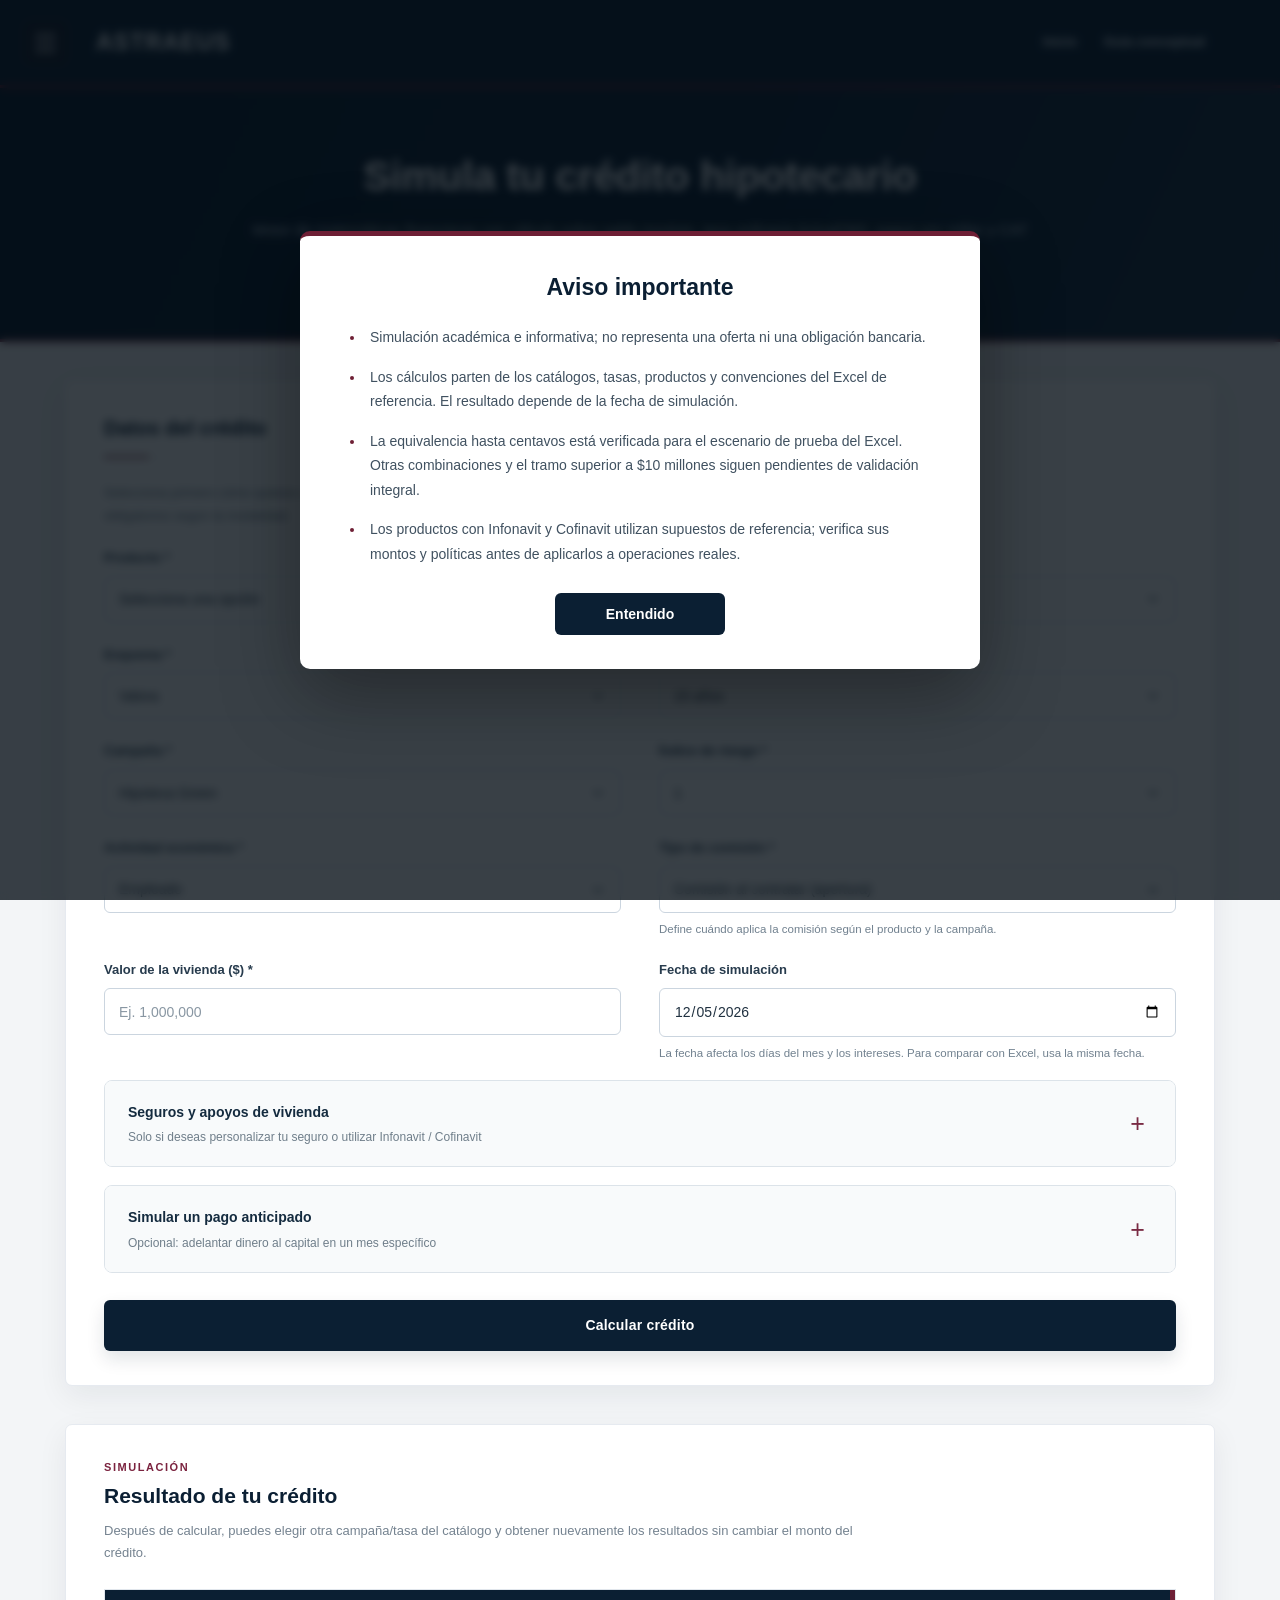
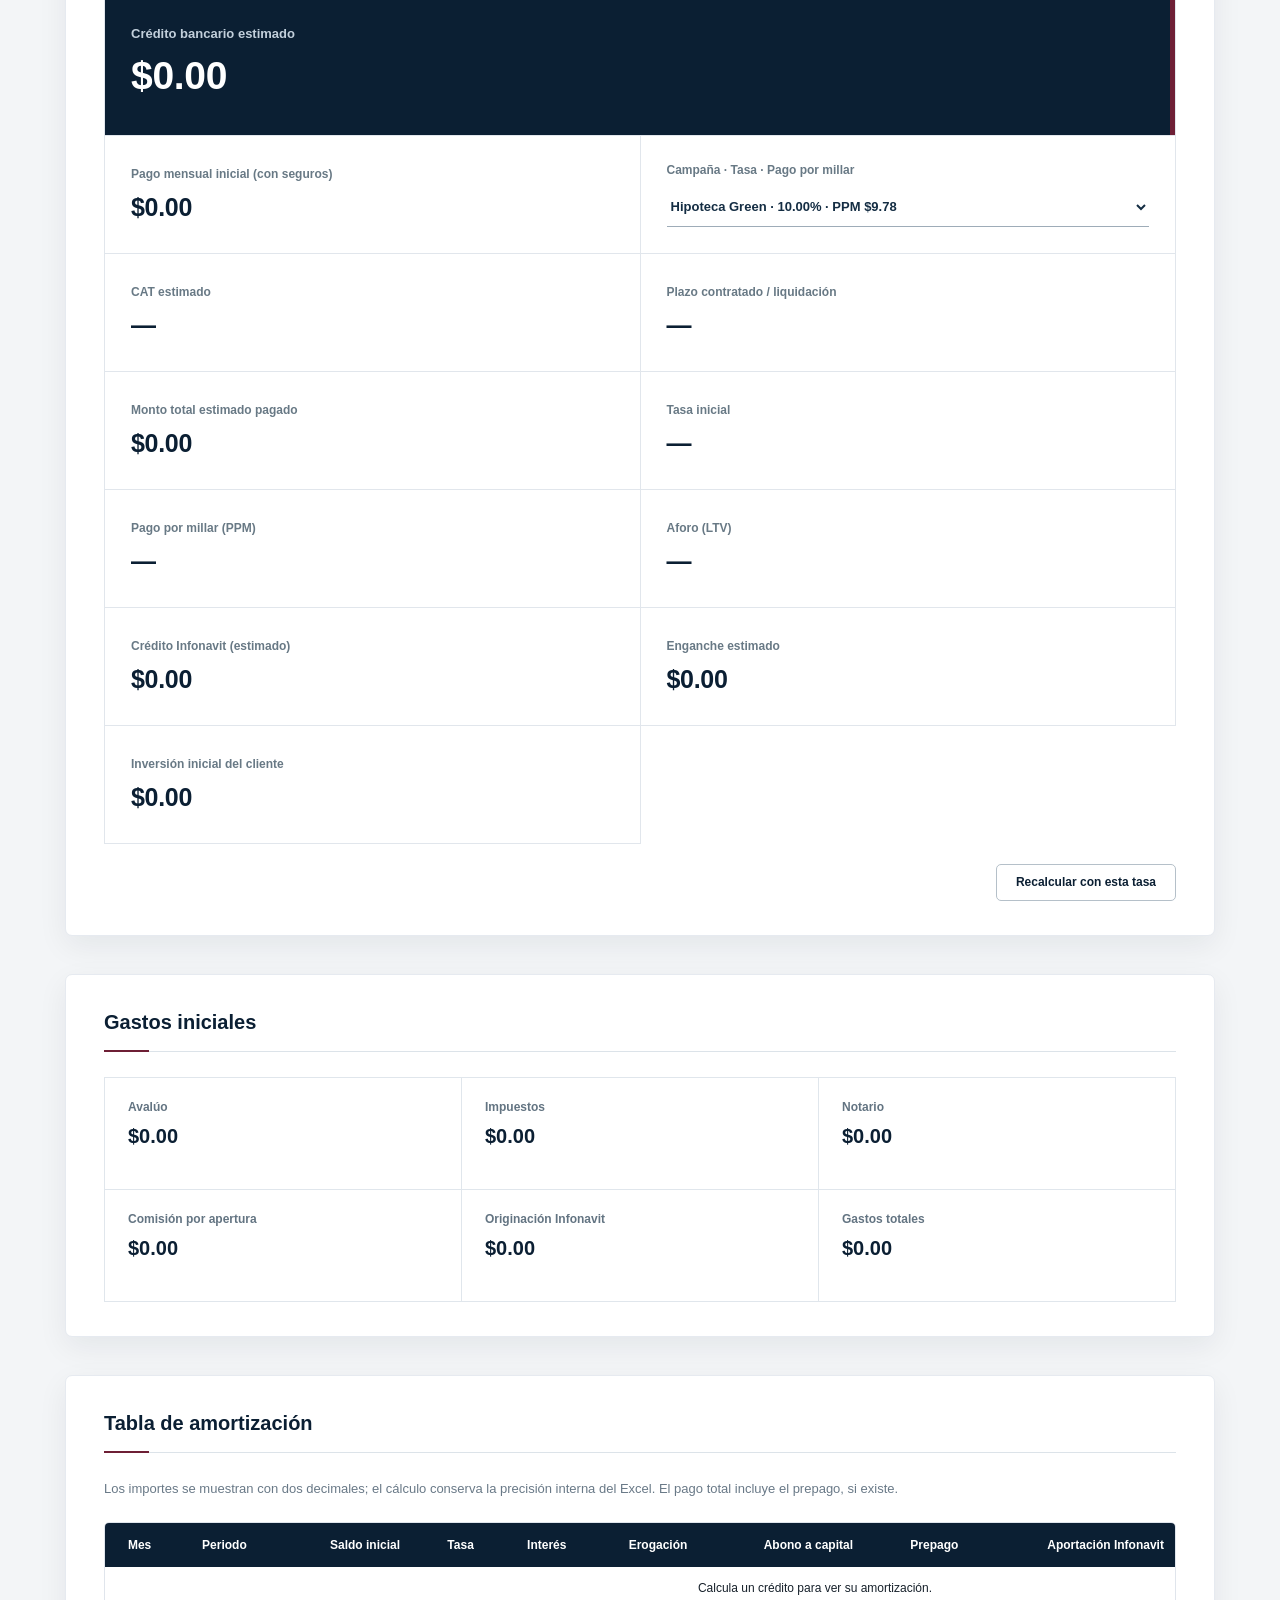
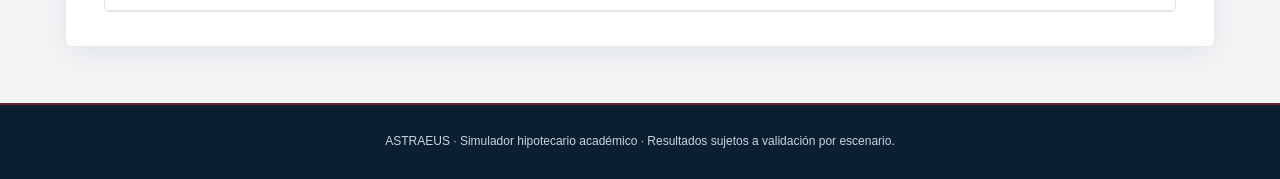
<file: index.html>
<!DOCTYPE html>
<html lang="es">
<head>
  <meta charset="UTF-8">
  <meta name="viewport" content="width=device-width, initial-scale=1.0">
  <title>ASTRAEUS | Simulador Hipotecario</title>
  <!-- Conservar tu archivo CSS original en css/styles.css -->
  <link rel="stylesheet" href="css/styles.css">
  <!-- Solo complementa tus estilos existentes; NO los sustituye -->
  <link rel="stylesheet" href="css/ajustes-simulador.css">
</head>
<body>
  <!-- Menú ASTRAEUS: se conservan sus identificadores y js/menu.js -->
  <button id="menuBoton" class="menu-boton" type="button" aria-label="Abrir menú" aria-expanded="false">
    <span></span><span></span><span></span>
  </button>
  <div id="menuOverlay" class="menu-overlay"></div>
  <aside id="menuLateral" class="menu-lateral">
    <div class="menu-header">
      <div class="menu-logo">ASTRAEUS</div>
      <button id="cerrarMenu" class="cerrar-menu" type="button" aria-label="Cerrar menú">×</button>
    </div>
    <nav class="menu-navegacion">
      <a href="index.html" class="menu-opcion"><span class="menu-icono">⌂</span><span>SIMULADOR HIPOTECARIO</span></a>
      <a href="guia-conceptual.html" class="menu-opcion"><span class="menu-icono">?</span><span>GUÍA CONCEPTUAL</span></a>
      <a href="hogares-jovenes.html" class="menu-opcion"><span class="menu-icono">⌂</span><span>HOGARES JÓVENES</span></a>
    </nav>
    <div class="menu-footer">Simulador Hipotecario<br>ASTRAEUS</div>
  </aside>

  <div id="avisoModal" class="modal-aviso" role="dialog" aria-modal="true" aria-labelledby="avisoTitulo">
    <div class="modal-contenido">
      <h2 id="avisoTitulo">Aviso importante</h2>
      <ul>
        <li>Simulación académica e informativa; no representa una oferta ni una obligación bancaria.</li>
        <li>Los cálculos parten de los catálogos, tasas, productos y convenciones del Excel de referencia. El resultado depende de la fecha de simulación.</li>
        <li>La equivalencia hasta centavos está verificada para el escenario de prueba del Excel. Otras combinaciones y el tramo superior a $10 millones siguen pendientes de validación integral.</li>
        <li>Los productos con Infonavit y Cofinavit utilizan supuestos de referencia; verifica sus montos y políticas antes de aplicarlos a operaciones reales.</li>
      </ul>
      <button id="btnAceptarAviso" type="button">Entendido</button>
    </div>
  </div>

  <header>
    <h1>ASTRAEUS</h1>
    <nav><a href="index.html">Inicio</a><a href="guia-conceptual.html">Guía conceptual</a></nav>
  </header>

  <main>
    <div class="hero">
      <h2>Simula tu crédito hipotecario</h2>
      <p>Motor de matemáticas financieras con cálculo sobre saldo insoluto, tasa ordinaria Actual/360, pagos por millar y CAT mediante TIR.</p>
    </div>

    <section class="formulario">
      <h2>Datos del crédito</h2>
      <p class="nota-campo">Selecciona primero cómo quieres calcular: por valor del inmueble, por ingresos o por el crédito deseado. Los campos marcados con * son obligatorios según la modalidad.</p>
      <div class="form-grid">
        <div class="campo">
          <label for="producto">Producto *</label>
          <select id="producto">
            <option value="">Selecciona una opción</option>
            <option value="1">Adquisición tradicional</option>
            <option value="2">Adquisición con apoyo Infonavit</option>
            <option value="3">Cofinavit</option>
            <option value="4">Pasivo hipotecario</option>
            <option value="5">Pasivo con apoyo Infonavit</option>
            <option value="6">Liquidez vivienda</option>
            <option value="7">CI+CB Cofinavit</option>
          </select>
        </div>
        <div class="campo"><label for="tipoCalculo">¿Qué deseas calcular? *</label>
          <select id="tipoCalculo">
            <option value="valor">Por valor de la vivienda</option>
            <option value="ingresos">Por ingresos mensuales</option>
            <option value="credito">Por monto de crédito deseado</option>
          </select>
        </div>
        <div class="campo"><label for="esquema">Esquema *</label><select id="esquema">
          <option value="valora">Valora</option><option value="pagos">Pagos Oportunos</option>
        </select></div>
        <div class="campo"><label for="plazo">Plazo *</label><select id="plazo">
          <option value="7">7 años</option><option value="10">10 años</option><option value="15" selected>15 años</option><option value="20">20 años</option>
        </select></div>
        <div class="campo"><label for="campania">Campaña *</label><select id="campania">
          <option value="ninguna">Ninguna</option><option value="wm">WM</option><option value="premium">Premium</option>
          <option value="vinculacion">Vinculación</option><option value="green" selected>Hipoteca Green</option>
        </select></div>
        <div class="campo"><label for="riesgo">Índice de riesgo *</label><select id="riesgo">
          <option value="1">1</option><option value="2">2</option><option value="3">3</option><option value="4">4</option><option value="5">5 (R)</option>
        </select></div>
        <div class="campo"><label for="actividad">Actividad económica *</label><select id="actividad">
          <option value="empleado">Empleado</option><option value="independiente">Independiente</option>
        </select></div>
        <div class="campo"><label for="tipoComision">Tipo de comisión *</label><select id="tipoComision">
          <option value="1">Comisión al contratar (apertura)</option><option value="2">Comisión por pagos anticipados (prepago)</option>
        </select><p class="ayuda-campo">Define cuándo aplica la comisión según el producto y la campaña.</p></div>
        <div class="campo" id="campoValor"><label for="valorVivienda">Valor de la vivienda ($) *</label>
          <input id="valorVivienda" type="number" min="0" step="0.01" placeholder="Ej. 1,000,000">
        </div>
        <div class="campo" id="campoIngreso"><label for="ingreso">Ingreso mensual ($) *</label>
          <input id="ingreso" type="number" min="0" step="0.01" placeholder="Ej. 35,000">
        </div>
        <div class="campo" id="campoCredito"><label for="montoCredito">Monto del crédito deseado ($) *</label>
          <input id="montoCredito" type="number" min="0" step="0.01" placeholder="Ej. 700,000">
        </div>
        <div class="campo"><label for="fechaReferencia">Fecha de simulación</label>
          <input id="fechaReferencia" type="date">
          <p class="ayuda-campo">La fecha afecta los días del mes y los intereses. Para comparar con Excel, usa la misma fecha.</p>
        </div>
      </div>
      <!-- Opciones del Excel: se conservan, pero no saturan el formulario principal -->
      <details class="opciones-avanzadas" id="opcionesSeguroApoyo">
        <summary>
          <span>
            <strong>Seguros y apoyos de vivienda</strong>
            <small>Solo si deseas personalizar tu seguro o utilizar Infonavit / Cofinavit</small>
          </span>
          <span class="indicador-detalles" aria-hidden="true">+</span>
        </summary>
        <div class="contenido-avanzado">
          <p class="explicacion-avanzada">Estos datos también existen en la calculadora de referencia. Si no necesitas cambiarlos, puedes conservar los valores iniciales.</p>
          <div class="form-grid">
            <div class="campo">
              <label for="segurosExternos">¿Cómo quieres considerar los seguros?</label>
              <select id="segurosExternos">
                <option value="no">Incluir seguros del crédito (opción de referencia)</option>
                <option value="si">Contratar seguros externos (no sumarlos al pago)</option>
              </select>
              <p class="ayuda-campo">La simulación original considera seguros de vida y daños; puedes indicar que se contratarán por separado.</p>
            </div>
            <div class="campo">
              <label for="valorAsegurable">Valor para calcular el seguro de daños (opcional)</label>
              <input id="valorAsegurable" type="number" min="0" step="0.01" placeholder="Dejar vacío para usar el valor de la vivienda">
              <p class="ayuda-campo">Solo cambia este importe si el valor asegurable es diferente al precio de la casa.</p>
            </div>
            <div class="campo" id="campoCotizacion">
              <label for="sueldoCotizacion">Salario mensual registrado ante Infonavit ($)</label>
              <input id="sueldoCotizacion" type="number" min="0" step="0.01" placeholder="Ej. 20,000">
              <p class="ayuda-campo">Se usa para calcular las aportaciones del patrón. Necesario únicamente en Adquisición o Pasivo con Apoyo Infonavit (productos 2 y 5).</p>
            </div>
            <div class="campo" id="campoSubcuenta">
              <label for="subcuenta">Ahorro en la subcuenta de vivienda ($, opcional)</label>
              <input id="subcuenta" type="number" min="0" step="0.01" placeholder="Ej. 50,000">
              <p class="ayuda-campo">Saldo acumulado para vivienda. Aparece únicamente al elegir Cofinavit o CI+CB Cofinavit.</p>
            </div>
          </div>
        </div>
      </details>

      <details class="opciones-avanzadas" id="opcionesPrepago">
        <summary>
          <span>
            <strong>Simular un pago anticipado</strong>
            <small>Opcional: adelantar dinero al capital en un mes específico</small>
          </span>
          <span class="indicador-detalles" aria-hidden="true">+</span>
        </summary>
        <div class="contenido-avanzado">
          <p class="explicacion-avanzada">Por ejemplo, si abonas $10,000 adicionales en la mensualidad 24, el simulador calcula cómo se reduce el saldo. Elige si prefieres terminar antes o reducir las mensualidades posteriores. La segunda opción usa los factores de pago del escenario sin prepagos y requiere validación adicional contra Excel.</p>
          <div class="form-grid">
            <div class="campo">
              <label for="mesPrepago">¿En qué mensualidad harás el pago extra?</label>
              <input id="mesPrepago" type="number" min="1" max="240" step="1" placeholder="Ej. 24">
              <p class="ayuda-campo">Mes 1 es el primer pago del crédito; mes 24 es el pago número 24.</p>
            </div>
            <div class="campo">
              <label for="montoPrepago">Cantidad adicional que abonarás al capital ($)</label>
              <input id="montoPrepago" type="number" min="0" step="0.01" placeholder="Ej. 10000">
              <p class="ayuda-campo">Es un pago extra, distinto de la mensualidad habitual. Puede generar penalización según el producto contratado.</p>
            </div>
            <div class="campo">
              <label for="modalidadPrepago">¿Cómo quieres aplicar el pago anticipado?</label>
              <select id="modalidadPrepago">
                <option value="plazo">Disminuir plazo (mantener mensualidad)</option>
                <option value="pago">Disminuir pago (mantener plazo)</option>
              </select>
              <p class="ayuda-campo">Sin prepago las dos opciones producen el mismo resultado. La reducción de pago utiliza factores proporcionales del escenario original, pendientes de cotejo para todos los productos.</p>
            </div>
          </div>
        </div>
      </details>

      <button id="btnCalcular" type="button">Calcular crédito</button>
      <div id="mensajesSimulacion" class="mensajes-simulacion" role="status" aria-live="polite" hidden></div>
    </section>

    <section class="resultados" id="bloqueResultados">
      <div class="resultado-header"><span class="resultado-etiqueta">SIMULACIÓN</span>
        <h2>Resultado de tu crédito</h2>
        <p>Después de calcular, puedes elegir otra campaña/tasa del catálogo y obtener nuevamente los resultados sin cambiar el monto del crédito.</p>
      </div>
      <div class="resultados-grid">
        <div class="resultado-card resultado-principal"><span class="resultado-label">Crédito bancario estimado</span><strong id="creditoResultado" class="resultado-valor">$0.00</strong></div>
        <div class="resultado-card"><span class="resultado-label">Pago mensual inicial (con seguros)</span><strong id="pagoResultado" class="resultado-valor-pequeno">$0.00</strong></div>
        <div class="resultado-card"><label class="resultado-label" for="catalogoTasa">Campaña · Tasa · Pago por millar</label>
          <select id="catalogoTasa" class="resultado-select"><option value="">Calcula primero tu crédito</option></select>
        </div>
        <div class="resultado-card"><span class="resultado-label">CAT estimado</span><strong id="catResultado" class="resultado-valor-pequeno">—</strong></div>
        <div class="resultado-card"><span class="resultado-label">Plazo contratado / liquidación</span><strong id="plazoResultado" class="resultado-valor-pequeno">—</strong></div>
        <div class="resultado-card"><span class="resultado-label">Monto total estimado pagado</span><strong id="totalPagadoResultado" class="resultado-valor-pequeno">$0.00</strong></div>
        <div class="resultado-card"><span class="resultado-label">Tasa inicial</span><strong id="tasaResultado" class="resultado-valor-pequeno">—</strong></div>
        <div class="resultado-card"><span class="resultado-label">Pago por millar (PPM)</span><strong id="ppmResultado" class="resultado-valor-pequeno">—</strong></div>
        <div class="resultado-card"><span class="resultado-label">Aforo (LTV)</span><strong id="aforoResultado" class="resultado-valor-pequeno">—</strong></div>
        <div class="resultado-card"><span class="resultado-label">Crédito Infonavit (estimado)</span><strong id="infonavitResultado" class="resultado-valor-pequeno">$0.00</strong></div>
        <div class="resultado-card"><span class="resultado-label">Enganche estimado</span><strong id="engancheResultado" class="resultado-valor-pequeno">$0.00</strong></div>
        <div class="resultado-card"><span class="resultado-label">Inversión inicial del cliente</span><strong id="inversionResultado" class="resultado-valor-pequeno">$0.00</strong></div>
      </div>
      <div class="recalcular-contenedor"><button id="btnRecalcular" class="btn-recalcular" type="button">Recalcular con esta tasa</button></div>
    </section>

    <section class="bloque-gastos">
      <h2>Gastos iniciales</h2>
      <div class="gastos-grid">
        <div class="gasto-card"><h3>Avalúo</h3><p id="avaluo">$0.00</p></div>
        <div class="gasto-card"><h3>Impuestos</h3><p id="impuestos">$0.00</p></div>
        <div class="gasto-card"><h3>Notario</h3><p id="notario">$0.00</p></div>
        <div class="gasto-card"><h3>Comisión por apertura</h3><p id="comision">$0.00</p></div>
        <div class="gasto-card"><h3>Originación Infonavit</h3><p id="comisionInfonavit">$0.00</p></div>
        <div class="gasto-card"><h3>Gastos totales</h3><p id="gastosTotal">$0.00</p></div>
      </div>
    </section>

    <section class="amortizacion">
      <h2>Tabla de amortización</h2>
      <p class="nota-campo">Los importes se muestran con dos decimales; el cálculo conserva la precisión interna del Excel. El pago total incluye el prepago, si existe.</p>
      <div class="tabla-container"><table>
        <thead><tr>
          <th>Mes</th><th>Periodo</th><th>Saldo inicial</th><th>Tasa</th><th>Interés</th><th>Erogación</th>
          <th>Abono a capital</th><th>Prepago</th><th>Aportación Infonavit</th><th>Seguros</th><th>Pago total</th><th>Saldo final</th>
        </tr></thead>
        <tbody id="tablaBody"><tr><td colspan="12">Calcula un crédito para ver su amortización.</td></tr></tbody>
      </table></div>
    </section>
  </main>
  <footer><p>ASTRAEUS · Simulador hipotecario académico · Resultados sujetos a validación por escenario.</p></footer>

  <!-- Orden importante: catálogos → cálculos → interfaz → menú existente -->
  <script src="js/catalogos.js"></script>
  <script src="js/motor-financiero.js"></script>
  <script src="js/app.js"></script>
  <script src="js/menu.js"></script>
</body>
</html>
</file>
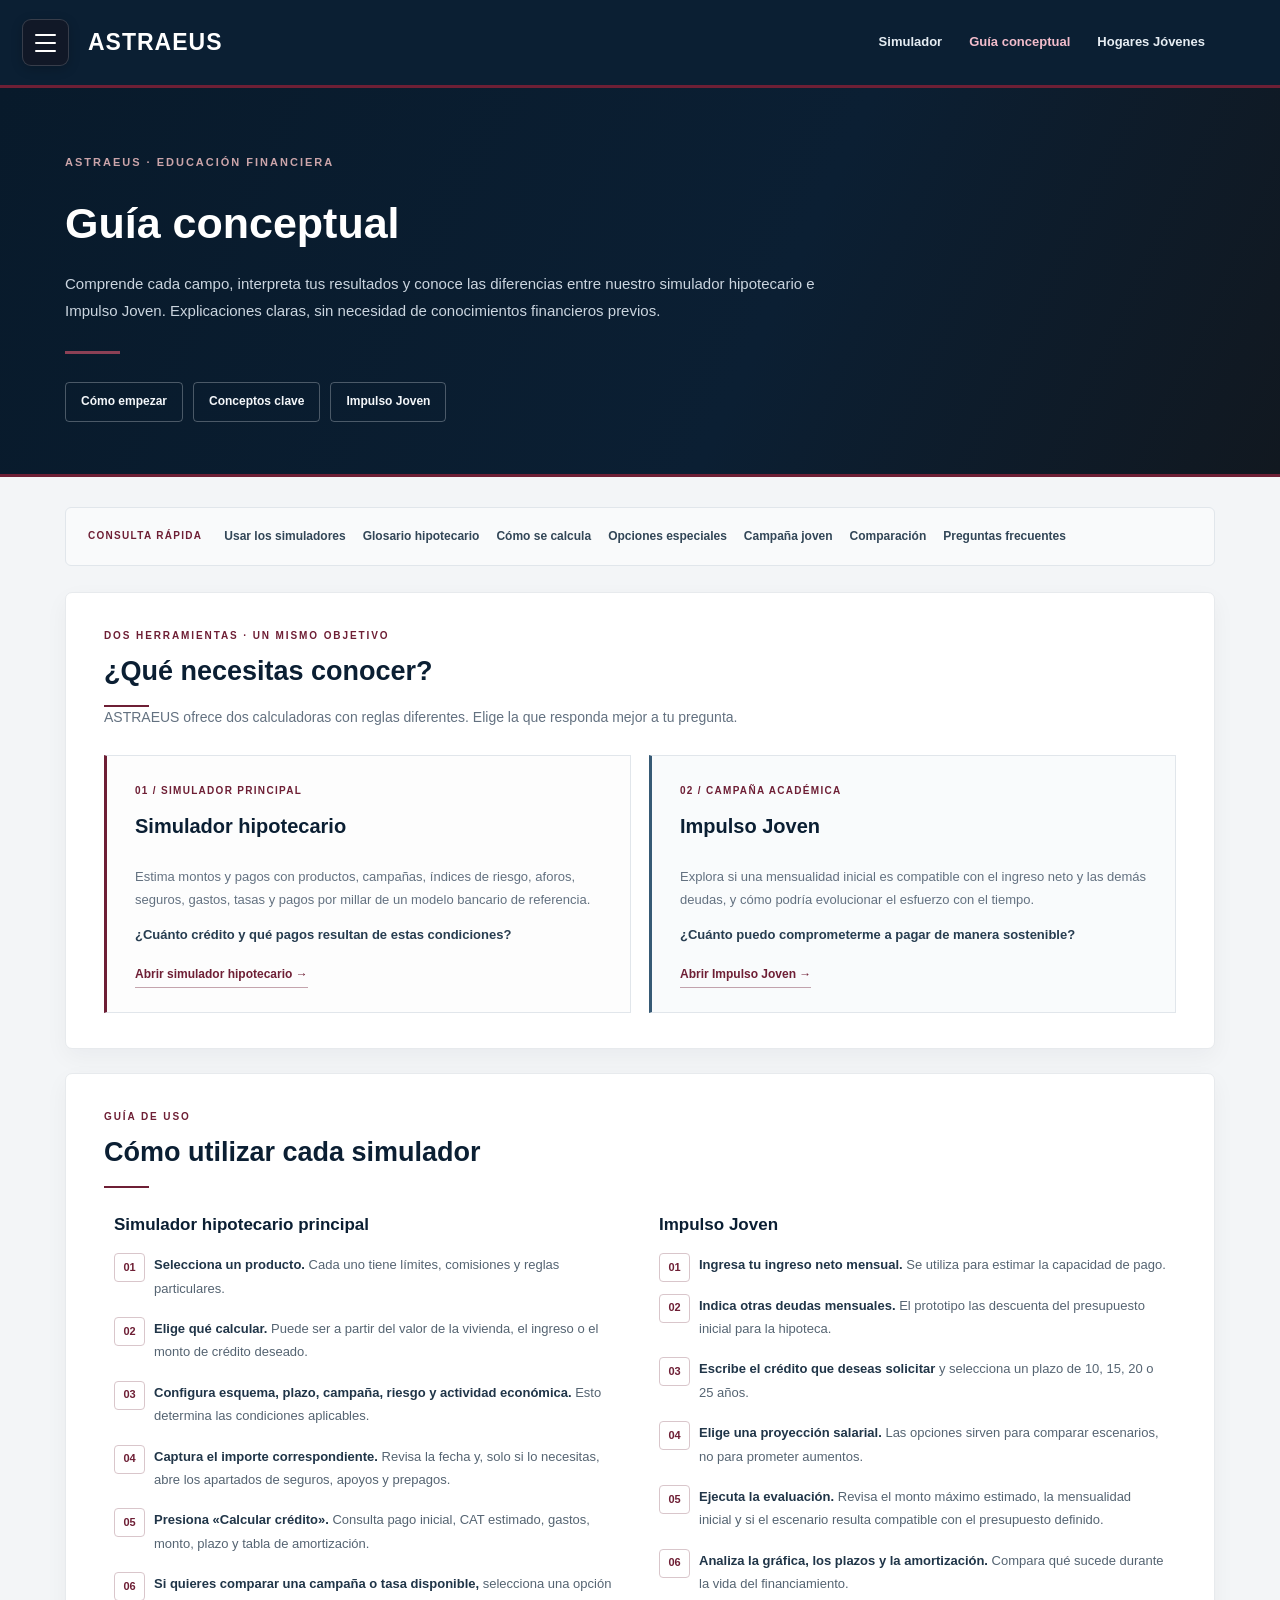
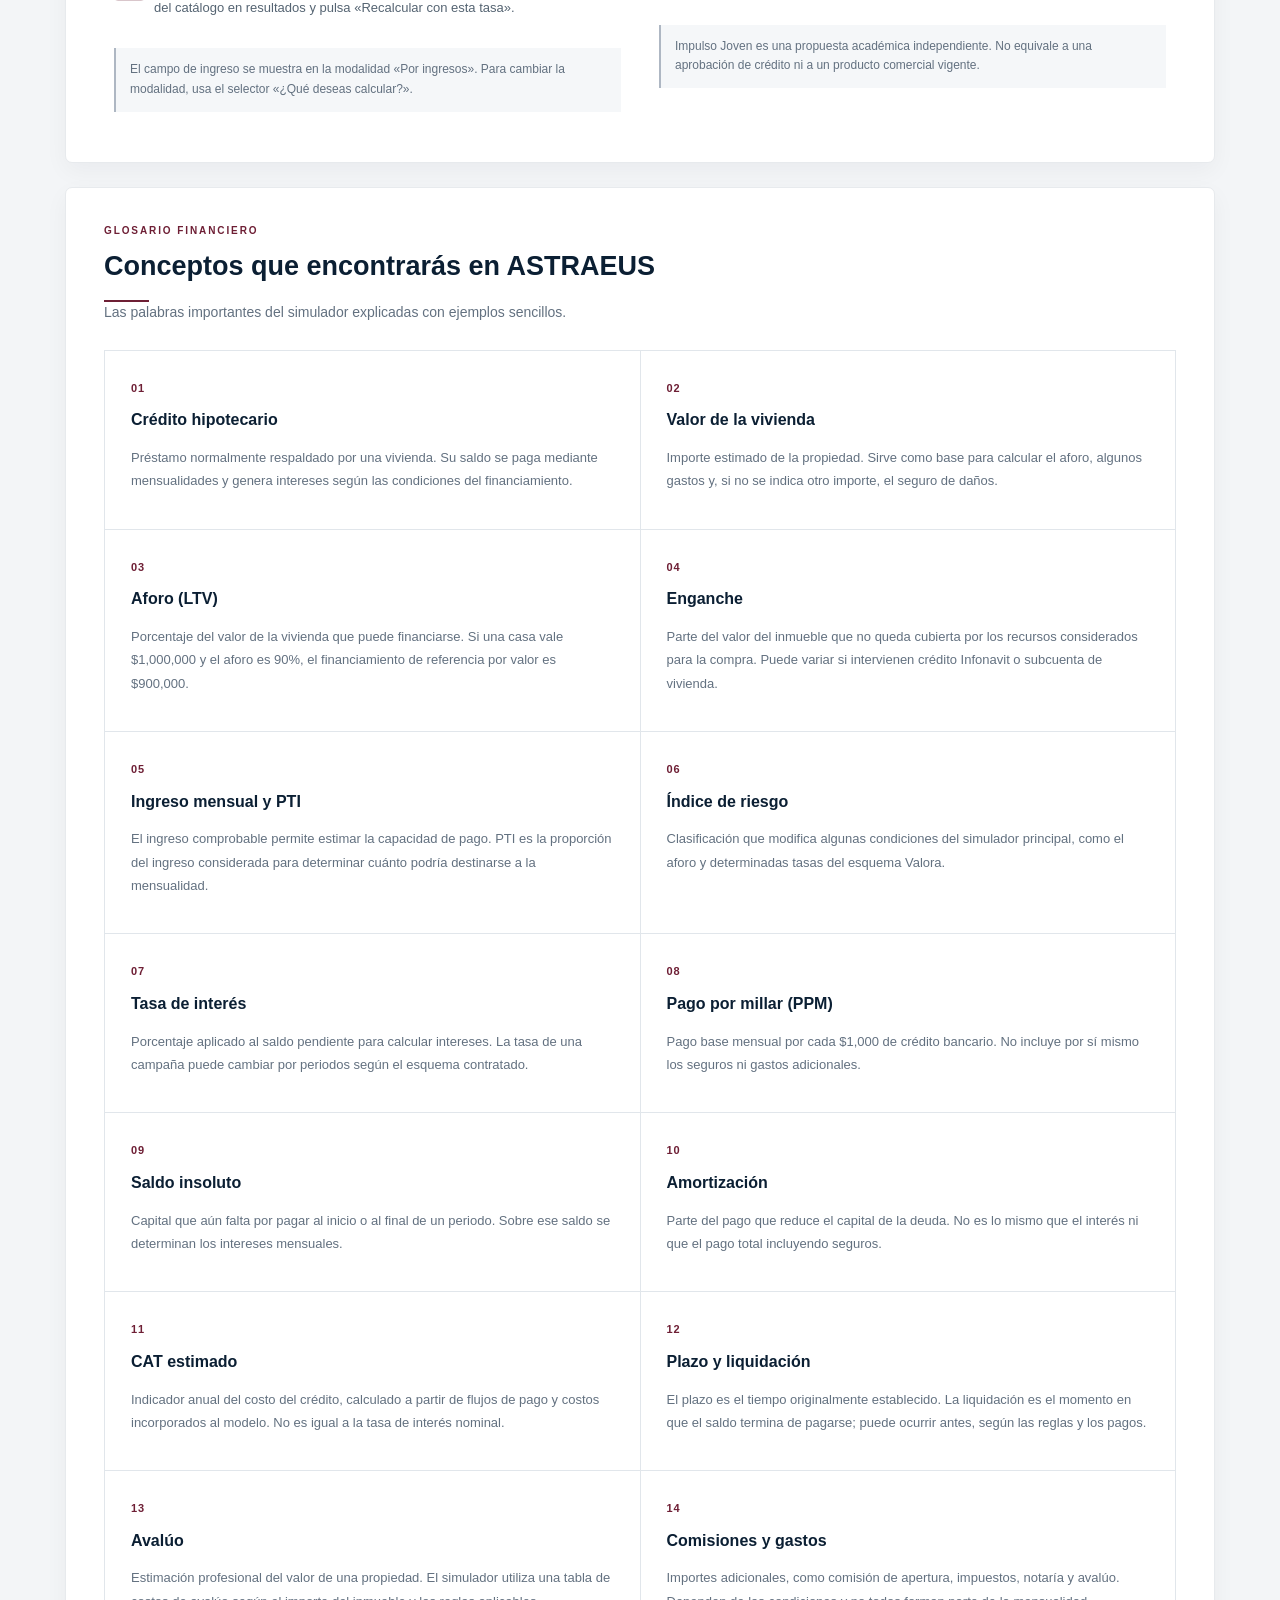
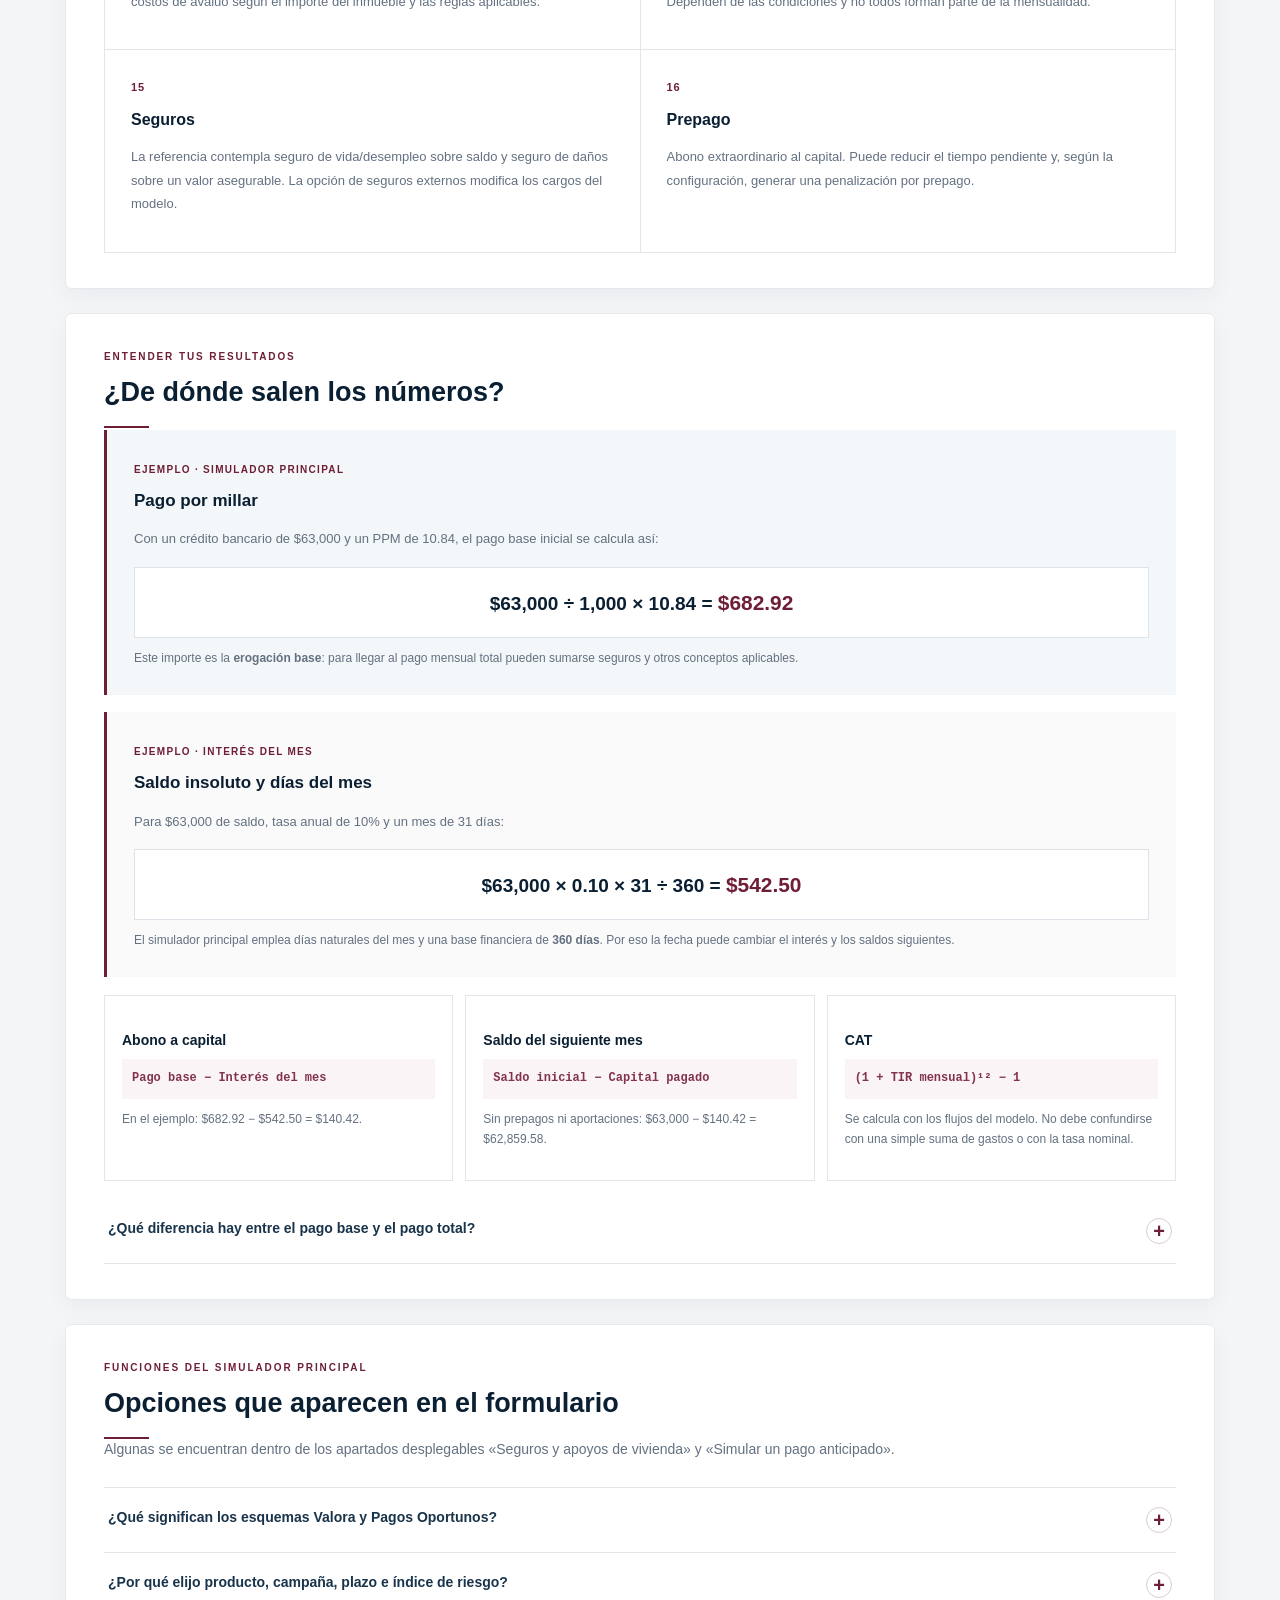
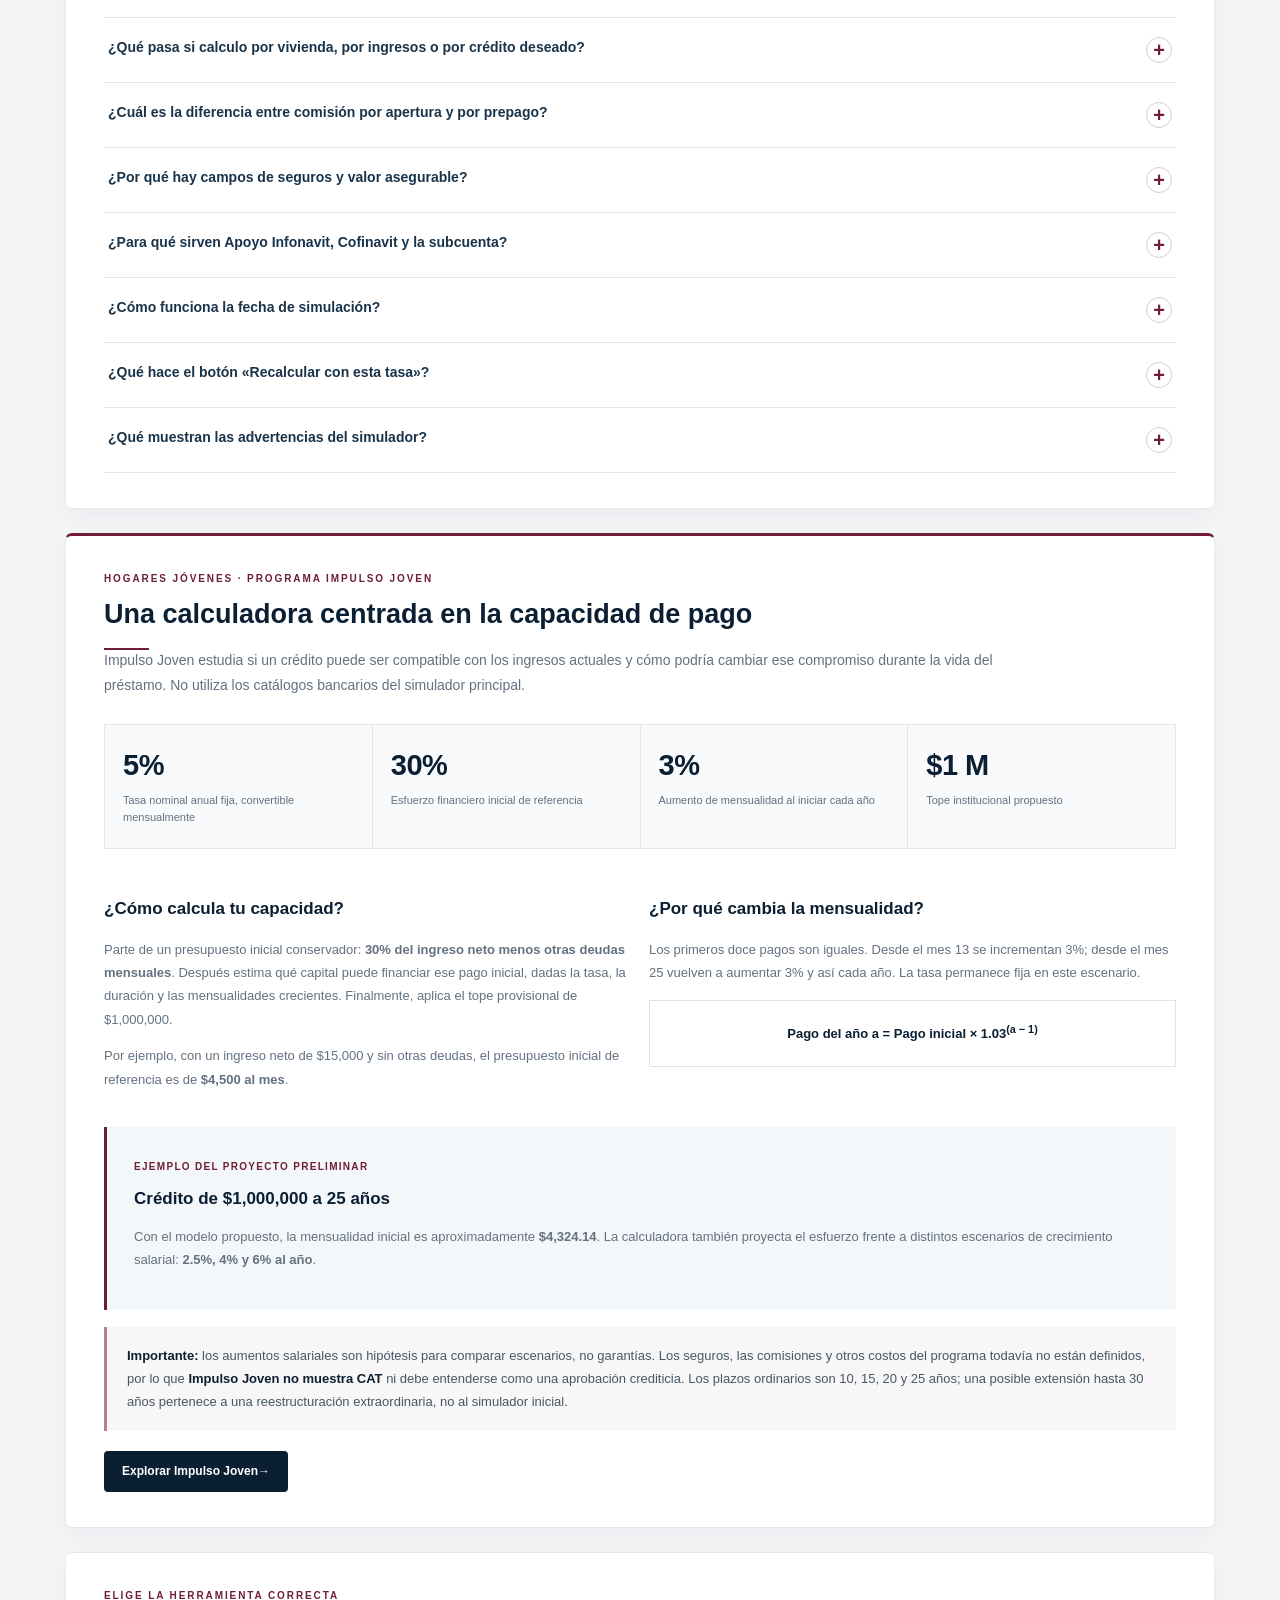
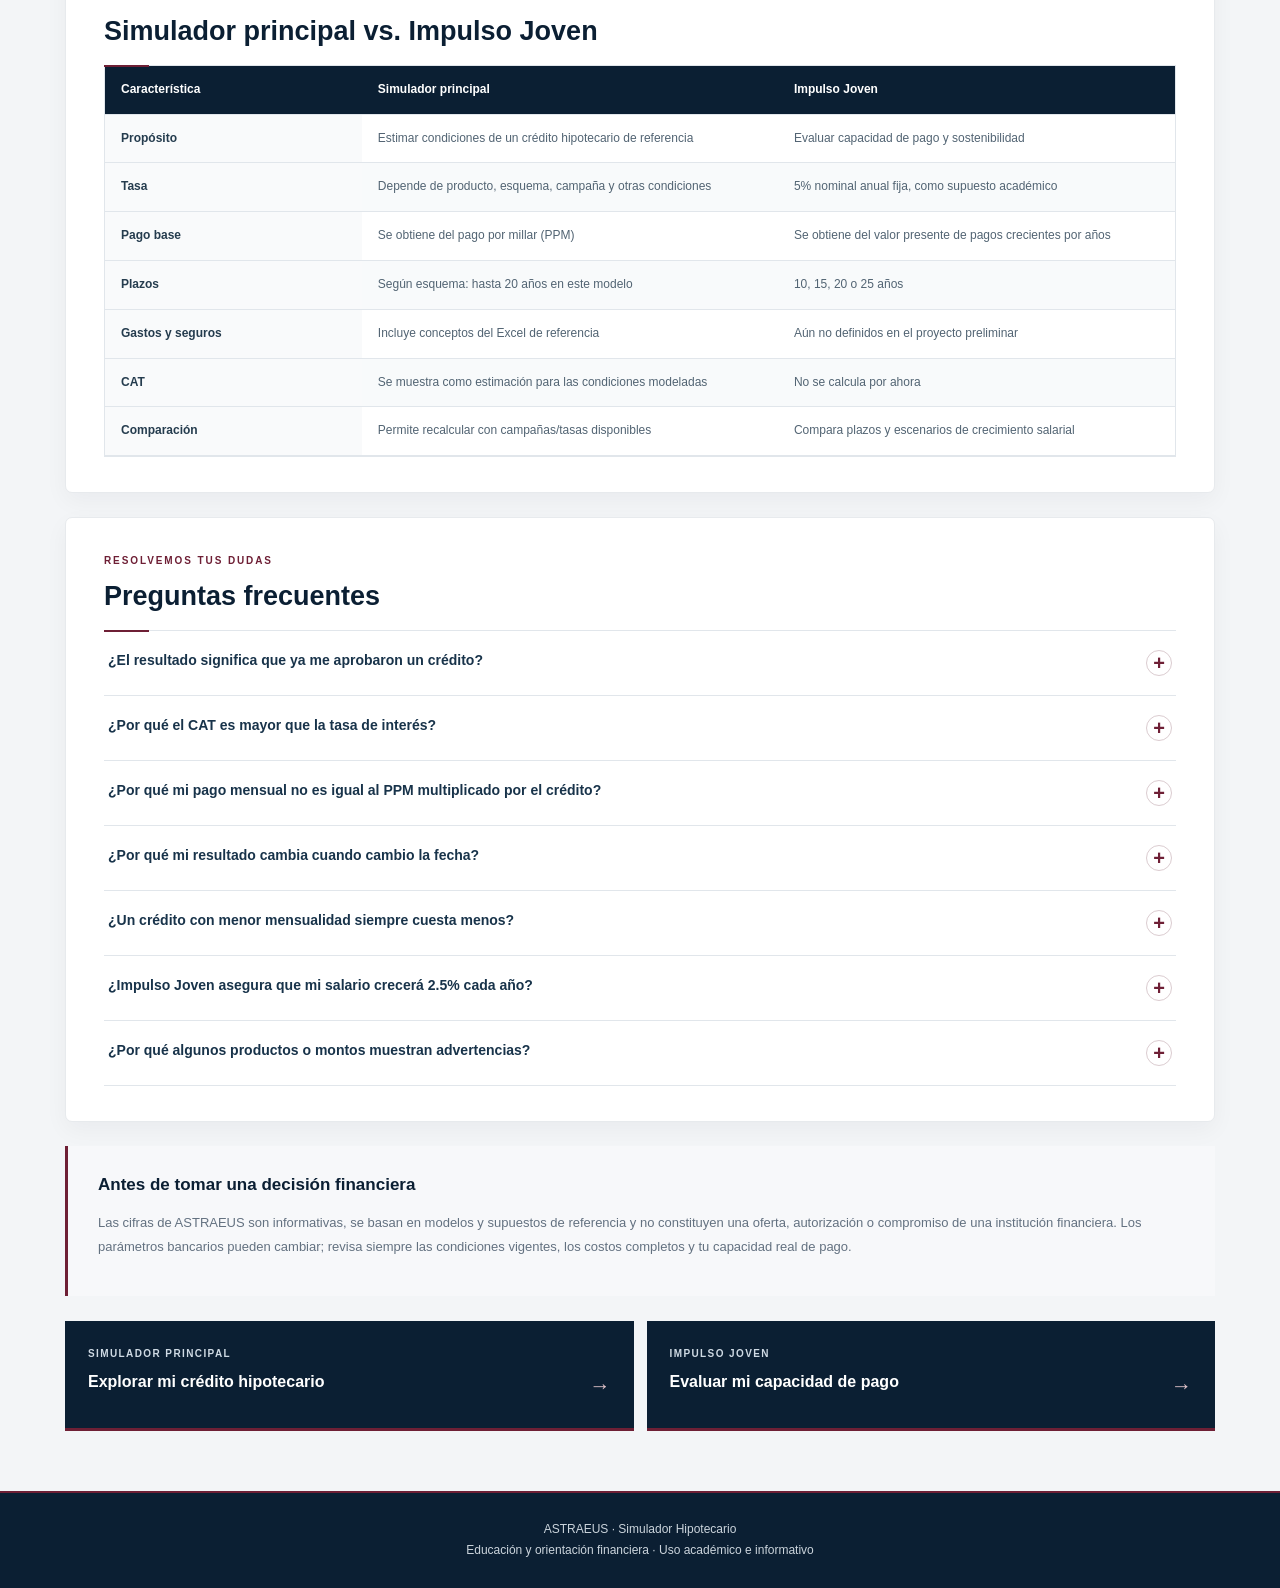
<file: guia-conceptual.html>
<!DOCTYPE html>
<html lang="es">
<head>
    <meta charset="UTF-8">
    <meta name="viewport" content="width=device-width, initial-scale=1.0">
    <meta name="description" content="Guía de ASTRAEUS para comprender el simulador hipotecario y la campaña Impulso Joven: conceptos, formularios, resultados, tasas, CAT y amortización.">
    <title>Guía Conceptual | ASTRAEUS</title>
    <link rel="stylesheet" href="css/styles.css">
    <link rel="stylesheet" href="css/guia-conceptual.css">
</head>
<body>

<!-- MENÚ LATERAL: SE CONSERVAN LOS ID QUE UTILIZA js/menu.js -->
<button id="menuBoton" class="menu-boton" type="button" aria-label="Abrir menú" aria-expanded="false">
    <span></span><span></span><span></span>
</button>
<div id="menuOverlay" class="menu-overlay"></div>
<aside id="menuLateral" class="menu-lateral" aria-hidden="true">
    <div class="menu-header">
        <div class="menu-logo">ASTRAEUS</div>
        <button id="cerrarMenu" class="cerrar-menu" type="button" aria-label="Cerrar menú">×</button>
    </div>
    <nav class="menu-navegacion" aria-label="Menú principal">
        <a href="index.html" class="menu-opcion"><span class="menu-icono" aria-hidden="true">⌂</span><span>SIMULADOR HIPOTECARIO</span></a>
        <a href="guia-conceptual.html" class="menu-opcion" aria-current="page"><span class="menu-icono" aria-hidden="true">?</span><span>GUÍA CONCEPTUAL</span></a>
        <a href="hogares-jovenes.html" class="menu-opcion"><span class="menu-icono" aria-hidden="true">⌂</span><span>HOGARES JÓVENES</span></a>
    </nav>
    <div class="menu-footer">Simulador Hipotecario<br>ASTRAEUS</div>
</aside>

<header class="guia-header">
    <h1>ASTRAEUS</h1>
    <nav aria-label="Páginas de ASTRAEUS">
        <a href="index.html">Simulador</a>
        <a href="guia-conceptual.html" aria-current="page">Guía conceptual</a>
        <a href="hogares-jovenes.html">Hogares Jóvenes</a>
    </nav>
</header>

<div class="portada-institucional guia-portada">
    <span class="portada-etiqueta">ASTRAEUS · EDUCACIÓN FINANCIERA</span>
    <h2>Guía conceptual</h2>
    <p>Comprende cada campo, interpreta tus resultados y conoce las diferencias entre nuestro simulador hipotecario e Impulso Joven. Explicaciones claras, sin necesidad de conocimientos financieros previos.</p>
    <div class="portada-linea"></div>
    <div class="guia-portada-links">
        <a href="#uso">Cómo empezar</a>
        <a href="#conceptos">Conceptos clave</a>
        <a href="#impulso">Impulso Joven</a>
    </div>
</div>

<main class="pagina-institucional guia-contenido" id="contenido-principal">
    <nav class="guia-indice" aria-label="Secciones de la guía">
        <span class="guia-indice-titulo">CONSULTA RÁPIDA</span>
        <a href="#uso">Usar los simuladores</a>
        <a href="#conceptos">Glosario hipotecario</a>
        <a href="#calculos">Cómo se calcula</a>
        <a href="#opciones">Opciones especiales</a>
        <a href="#impulso">Campaña joven</a>
        <a href="#diferencias">Comparación</a>
        <a href="#preguntas">Preguntas frecuentes</a>
    </nav>

    <section class="guia-bloque guia-bienvenida" aria-labelledby="bienvenida-titulo">
        <span class="guia-sobretitulo">DOS HERRAMIENTAS · UN MISMO OBJETIVO</span>
        <h2 id="bienvenida-titulo">¿Qué necesitas conocer?</h2>
        <p class="guia-lead">ASTRAEUS ofrece dos calculadoras con reglas diferentes. Elige la que responda mejor a tu pregunta.</p>
        <div class="guia-dos-columnas">
            <article class="guia-tipo guia-tipo-principal">
                <span class="guia-ordinal">01 / SIMULADOR PRINCIPAL</span>
                <h3>Simulador hipotecario</h3>
                <p>Estima montos y pagos con productos, campañas, índices de riesgo, aforos, seguros, gastos, tasas y pagos por millar de un modelo bancario de referencia.</p>
                <p class="guia-pregunta">¿Cuánto crédito y qué pagos resultan de estas condiciones?</p>
                <a href="index.html">Abrir simulador hipotecario <span aria-hidden="true">→</span></a>
            </article>
            <article class="guia-tipo guia-tipo-joven">
                <span class="guia-ordinal">02 / CAMPAÑA ACADÉMICA</span>
                <h3>Impulso Joven</h3>
                <p>Explora si una mensualidad inicial es compatible con el ingreso neto y las demás deudas, y cómo podría evolucionar el esfuerzo con el tiempo.</p>
                <p class="guia-pregunta">¿Cuánto puedo comprometerme a pagar de manera sostenible?</p>
                <a href="hogares-jovenes.html">Abrir Impulso Joven <span aria-hidden="true">→</span></a>
            </article>
        </div>
    </section>

    <section class="guia-bloque" id="uso" aria-labelledby="uso-titulo">
        <span class="guia-sobretitulo">GUÍA DE USO</span>
        <h2 id="uso-titulo">Cómo utilizar cada simulador</h2>
        <div class="guia-dos-columnas guia-instrucciones">
            <div>
                <h3>Simulador hipotecario principal</h3>
                <ol class="guia-pasos">
                    <li><strong>Selecciona un producto.</strong> Cada uno tiene límites, comisiones y reglas particulares.</li>
                    <li><strong>Elige qué calcular.</strong> Puede ser a partir del valor de la vivienda, el ingreso o el monto de crédito deseado.</li>
                    <li><strong>Configura esquema, plazo, campaña, riesgo y actividad económica.</strong> Esto determina las condiciones aplicables.</li>
                    <li><strong>Captura el importe correspondiente.</strong> Revisa la fecha y, solo si lo necesitas, abre los apartados de seguros, apoyos y prepagos.</li>
                    <li><strong>Presiona «Calcular crédito».</strong> Consulta pago inicial, CAT estimado, gastos, monto, plazo y tabla de amortización.</li>
                    <li><strong>Si quieres comparar una campaña o tasa disponible,</strong> selecciona una opción del catálogo en resultados y pulsa «Recalcular con esta tasa».</li>
                </ol>
                <p class="guia-nota-inline">El campo de ingreso se muestra en la modalidad «Por ingresos». Para cambiar la modalidad, usa el selector «¿Qué deseas calcular?».</p>
            </div>
            <div>
                <h3>Impulso Joven</h3>
                <ol class="guia-pasos">
                    <li><strong>Ingresa tu ingreso neto mensual.</strong> Se utiliza para estimar la capacidad de pago.</li>
                    <li><strong>Indica otras deudas mensuales.</strong> El prototipo las descuenta del presupuesto inicial para la hipoteca.</li>
                    <li><strong>Escribe el crédito que deseas solicitar</strong> y selecciona un plazo de 10, 15, 20 o 25 años.</li>
                    <li><strong>Elige una proyección salarial.</strong> Las opciones sirven para comparar escenarios, no para prometer aumentos.</li>
                    <li><strong>Ejecuta la evaluación.</strong> Revisa el monto máximo estimado, la mensualidad inicial y si el escenario resulta compatible con el presupuesto definido.</li>
                    <li><strong>Analiza la gráfica, los plazos y la amortización.</strong> Compara qué sucede durante la vida del financiamiento.</li>
                </ol>
                <p class="guia-nota-inline">Impulso Joven es una propuesta académica independiente. No equivale a una aprobación de crédito ni a un producto comercial vigente.</p>
            </div>
        </div>
    </section>

    <section class="guia-bloque" id="conceptos" aria-labelledby="conceptos-titulo">
        <span class="guia-sobretitulo">GLOSARIO FINANCIERO</span>
        <h2 id="conceptos-titulo">Conceptos que encontrarás en ASTRAEUS</h2>
        <p class="guia-lead">Las palabras importantes del simulador explicadas con ejemplos sencillos.</p>
        <div class="guia-glosario">
            <article class="guia-concepto"><span>01</span><h3>Crédito hipotecario</h3><p>Préstamo normalmente respaldado por una vivienda. Su saldo se paga mediante mensualidades y genera intereses según las condiciones del financiamiento.</p></article>
            <article class="guia-concepto"><span>02</span><h3>Valor de la vivienda</h3><p>Importe estimado de la propiedad. Sirve como base para calcular el aforo, algunos gastos y, si no se indica otro importe, el seguro de daños.</p></article>
            <article class="guia-concepto"><span>03</span><h3>Aforo (LTV)</h3><p>Porcentaje del valor de la vivienda que puede financiarse. Si una casa vale $1,000,000 y el aforo es 90%, el financiamiento de referencia por valor es $900,000.</p></article>
            <article class="guia-concepto"><span>04</span><h3>Enganche</h3><p>Parte del valor del inmueble que no queda cubierta por los recursos considerados para la compra. Puede variar si intervienen crédito Infonavit o subcuenta de vivienda.</p></article>
            <article class="guia-concepto"><span>05</span><h3>Ingreso mensual y PTI</h3><p>El ingreso comprobable permite estimar la capacidad de pago. PTI es la proporción del ingreso considerada para determinar cuánto podría destinarse a la mensualidad.</p></article>
            <article class="guia-concepto"><span>06</span><h3>Índice de riesgo</h3><p>Clasificación que modifica algunas condiciones del simulador principal, como el aforo y determinadas tasas del esquema Valora.</p></article>
            <article class="guia-concepto"><span>07</span><h3>Tasa de interés</h3><p>Porcentaje aplicado al saldo pendiente para calcular intereses. La tasa de una campaña puede cambiar por periodos según el esquema contratado.</p></article>
            <article class="guia-concepto"><span>08</span><h3>Pago por millar (PPM)</h3><p>Pago base mensual por cada $1,000 de crédito bancario. No incluye por sí mismo los seguros ni gastos adicionales.</p></article>
            <article class="guia-concepto"><span>09</span><h3>Saldo insoluto</h3><p>Capital que aún falta por pagar al inicio o al final de un periodo. Sobre ese saldo se determinan los intereses mensuales.</p></article>
            <article class="guia-concepto"><span>10</span><h3>Amortización</h3><p>Parte del pago que reduce el capital de la deuda. No es lo mismo que el interés ni que el pago total incluyendo seguros.</p></article>
            <article class="guia-concepto"><span>11</span><h3>CAT estimado</h3><p>Indicador anual del costo del crédito, calculado a partir de flujos de pago y costos incorporados al modelo. No es igual a la tasa de interés nominal.</p></article>
            <article class="guia-concepto"><span>12</span><h3>Plazo y liquidación</h3><p>El plazo es el tiempo originalmente establecido. La liquidación es el momento en que el saldo termina de pagarse; puede ocurrir antes, según las reglas y los pagos.</p></article>
            <article class="guia-concepto"><span>13</span><h3>Avalúo</h3><p>Estimación profesional del valor de una propiedad. El simulador utiliza una tabla de costos de avalúo según el importe del inmueble y las reglas aplicables.</p></article>
            <article class="guia-concepto"><span>14</span><h3>Comisiones y gastos</h3><p>Importes adicionales, como comisión de apertura, impuestos, notaría y avalúo. Dependen de las condiciones y no todos forman parte de la mensualidad.</p></article>
            <article class="guia-concepto"><span>15</span><h3>Seguros</h3><p>La referencia contempla seguro de vida/desempleo sobre saldo y seguro de daños sobre un valor asegurable. La opción de seguros externos modifica los cargos del modelo.</p></article>
            <article class="guia-concepto"><span>16</span><h3>Prepago</h3><p>Abono extraordinario al capital. Puede reducir el tiempo pendiente y, según la configuración, generar una penalización por prepago.</p></article>
        </div>
    </section>

    <section class="guia-bloque" id="calculos" aria-labelledby="calculos-titulo">
        <span class="guia-sobretitulo">ENTENDER TUS RESULTADOS</span>
        <h2 id="calculos-titulo">¿De dónde salen los números?</h2>
        <div class="guia-ejemplo">
            <div><span class="guia-ordinal">EJEMPLO · SIMULADOR PRINCIPAL</span><h3>Pago por millar</h3><p>Con un crédito bancario de $63,000 y un PPM de 10.84, el pago base inicial se calcula así:</p></div>
            <div class="guia-formula" role="math" aria-label="63 mil dividido entre mil por 10.84 es igual a 682 pesos con 92 centavos">$63,000 ÷ 1,000 × 10.84 = <strong>$682.92</strong></div>
            <p class="guia-aclaracion">Este importe es la <strong>erogación base</strong>: para llegar al pago mensual total pueden sumarse seguros y otros conceptos aplicables.</p>
        </div>
        <div class="guia-ejemplo guia-ejemplo-claro">
            <div><span class="guia-ordinal">EJEMPLO · INTERÉS DEL MES</span><h3>Saldo insoluto y días del mes</h3><p>Para $63,000 de saldo, tasa anual de 10% y un mes de 31 días:</p></div>
            <div class="guia-formula" role="math" aria-label="63 mil por 10 por ciento por 31 entre 360 es igual a 542 pesos con 50 centavos">$63,000 × 0.10 × 31 ÷ 360 = <strong>$542.50</strong></div>
            <p class="guia-aclaracion">El simulador principal emplea días naturales del mes y una base financiera de <strong>360 días</strong>. Por eso la fecha puede cambiar el interés y los saldos siguientes.</p>
        </div>
        <div class="guia-ecuaciones">
            <div><h3>Abono a capital</h3><code>Pago base − Interés del mes</code><p>En el ejemplo: $682.92 − $542.50 = $140.42.</p></div>
            <div><h3>Saldo del siguiente mes</h3><code>Saldo inicial − Capital pagado</code><p>Sin prepagos ni aportaciones: $63,000 − $140.42 = $62,859.58.</p></div>
            <div><h3>CAT</h3><code>(1 + TIR mensual)¹² − 1</code><p>Se calcula con los flujos del modelo. No debe confundirse con una simple suma de gastos o con la tasa nominal.</p></div>
        </div>
        <details class="guia-acordeon"><summary>¿Qué diferencia hay entre el pago base y el pago total?</summary><div class="guia-respuesta"><p>El pago base se obtiene mediante el PPM de la campaña, sobre el monto del crédito bancario. El pago total mostrado por ASTRAEUS suma al pago base los seguros aplicables y el prepago si se registró uno. Las aportaciones patronales no se consideran dinero pagado directamente por el usuario.</p></div></details>
    </section>

    <section class="guia-bloque" id="opciones" aria-labelledby="opciones-titulo">
        <span class="guia-sobretitulo">FUNCIONES DEL SIMULADOR PRINCIPAL</span>
        <h2 id="opciones-titulo">Opciones que aparecen en el formulario</h2>
        <p class="guia-lead">Algunas se encuentran dentro de los apartados desplegables «Seguros y apoyos de vivienda» y «Simular un pago anticipado».</p>
        <div class="guia-acordeones">
            <details class="guia-acordeon"><summary>¿Qué significan los esquemas Valora y Pagos Oportunos?</summary><div class="guia-respuesta"><p><strong>Pagos Oportunos:</strong> el modelo conserva el pago base de referencia y aplica reducciones de tasa de 0.20 puntos porcentuales desde los meses 13, 25 y 37; desde el mes 49 aplica una reducción adicional de 0.15 puntos, según la campaña.</p><p><strong>Valora:</strong> el pago base puede aumentar anualmente conforme a la regla del catálogo. La tasa puede disminuir 0.25 puntos porcentuales por año desde el mes 37, hasta su piso correspondiente. Estas condiciones dependen de la campaña.</p></div></details>
            <details class="guia-acordeon"><summary>¿Por qué elijo producto, campaña, plazo e índice de riesgo?</summary><div class="guia-respuesta"><p>El <strong>producto</strong> determina reglas como comisiones, PTI, valores y montos mínimos. La <strong>campaña</strong>, el <strong>esquema</strong> y el <strong>plazo</strong> determinan una combinación de tasa y PPM. El <strong>índice de riesgo</strong> y el tipo de actividad afectan otras condiciones, como ciertos aforos.</p><p>Algunas combinaciones no están disponibles y no deben interpretarse como tasas universales.</p></div></details>
            <details class="guia-acordeon"><summary>¿Qué pasa si calculo por vivienda, por ingresos o por crédito deseado?</summary><div class="guia-respuesta"><p><strong>Por valor de vivienda:</strong> parte del precio y del aforo para estimar financiamiento. <strong>Por ingresos:</strong> utiliza la fracción del ingreso admitida y el PPM para estimar un crédito. <strong>Por monto deseado:</strong> parte del crédito introducido e infiere el valor de referencia necesario conforme al aforo. Son tres caminos distintos, no tres campos que debas llenar a la vez.</p></div></details>
            <details class="guia-acordeon"><summary>¿Cuál es la diferencia entre comisión por apertura y por prepago?</summary><div class="guia-respuesta"><p>La comisión <strong>por apertura</strong> se considera al inicio solamente cuando corresponde por producto, tipo de comisión y campaña. La <strong>penalización por prepago</strong> se asocia al dinero abonado extraordinariamente, también según las reglas aplicables. Elegir «prepago» no significa que debas adelantar dinero inmediatamente.</p></div></details>
            <details class="guia-acordeon"><summary>¿Por qué hay campos de seguros y valor asegurable?</summary><div class="guia-respuesta"><p>El seguro de vida/desempleo se estima sobre el saldo. El de daños usa el valor asegurable o, si se deja vacío, el valor de la vivienda. «Seguros externos» permite evaluar el escenario sin esos cargos del modelo de referencia; no significa que una institución real vaya a aceptar cualquier póliza externa.</p></div></details>
            <details class="guia-acordeon"><summary>¿Para qué sirven Apoyo Infonavit, Cofinavit y la subcuenta?</summary><div class="guia-respuesta"><p>En los productos de <strong>Apoyo Infonavit</strong> de esta versión (2 y 5), se utiliza el salario de cotización para estimar aportaciones patronales bimestrales que reducen el saldo. En <strong>Cofinavit</strong> (3 y 7), el modelo estima una parte de crédito Infonavit y otra bancaria. La <strong>subcuenta</strong> representa ahorro de vivienda que puede intervenir en los recursos para la operación. Estos cálculos son estimaciones de referencia.</p></div></details>
            <details class="guia-acordeon"><summary>¿Cómo funciona la fecha de simulación?</summary><div class="guia-respuesta"><p>La fecha seleccionada se usa para construir el calendario de pagos con días de referencia 3 o 17 y conocer si cada mes tiene 28, 29, 30 o 31 días. El interés mensual se estima sobre los días naturales del mes y base 360. Es una convención del modelo: no equivale necesariamente al interés exacto desde la fecha real de disposición del dinero.</p></div></details>
            <details class="guia-acordeon"><summary>¿Qué hace el botón «Recalcular con esta tasa»?</summary><div class="guia-respuesta"><p>Tras obtener un resultado, puedes elegir una <strong>campaña/tasa disponible</strong> en el catálogo de resultados. El recálculo mantiene el crédito bancario del escenario activo y actualiza las condiciones financieras asociadas, los pagos, la amortización y el CAT estimado. Si modificas otros datos del formulario, pulsa de nuevo <strong>«Calcular crédito»</strong> para crear un escenario nuevo.</p></div></details>
            <details class="guia-acordeon"><summary>¿Qué muestran las advertencias del simulador?</summary><div class="guia-respuesta"><p>Pueden indicar que un monto o valor queda fuera del mínimo o máximo del producto, que existe una combinación no disponible o que faltan reglas especiales por comprobar. Algunas condiciones se muestran como <strong>advertencias</strong> y no como aprobación o rechazo financiero; por eso debes leerlas antes de interpretar cualquier resultado.</p></div></details>
        </div>
    </section>

    <section class="guia-bloque guia-joven-bloque" id="impulso" aria-labelledby="impulso-titulo">
        <span class="guia-sobretitulo">HOGARES JÓVENES · PROGRAMA IMPULSO JOVEN</span>
        <h2 id="impulso-titulo">Una calculadora centrada en la capacidad de pago</h2>
        <p class="guia-lead">Impulso Joven estudia si un crédito puede ser compatible con los ingresos actuales y cómo podría cambiar ese compromiso durante la vida del préstamo. No utiliza los catálogos bancarios del simulador principal.</p>
        <div class="guia-metricas">
            <div><span>5%</span><small>Tasa nominal anual fija, convertible mensualmente</small></div>
            <div><span>30%</span><small>Esfuerzo financiero inicial de referencia</small></div>
            <div><span>3%</span><small>Aumento de mensualidad al iniciar cada año</small></div>
            <div><span>$1 M</span><small>Tope institucional propuesto</small></div>
        </div>
        <div class="guia-dos-columnas guia-joven-texto">
            <div>
                <h3>¿Cómo calcula tu capacidad?</h3>
                <p>Parte de un presupuesto inicial conservador: <strong>30% del ingreso neto menos otras deudas mensuales</strong>. Después estima qué capital puede financiar ese pago inicial, dadas la tasa, la duración y las mensualidades crecientes. Finalmente, aplica el tope provisional de $1,000,000.</p>
                <p>Por ejemplo, con un ingreso neto de $15,000 y sin otras deudas, el presupuesto inicial de referencia es de <strong>$4,500 al mes</strong>.</p>
            </div>
            <div>
                <h3>¿Por qué cambia la mensualidad?</h3>
                <p>Los primeros doce pagos son iguales. Desde el mes 13 se incrementan 3%; desde el mes 25 vuelven a aumentar 3% y así cada año. La tasa permanece fija en este escenario.</p>
                <div class="guia-formula guia-formula-joven" role="math" aria-label="Pago en el año a es igual al pago inicial por 1.03 elevado al año a menos uno">Pago del año a = Pago inicial × 1.03<sup>(a − 1)</sup></div>
            </div>
        </div>
        <div class="guia-ejemplo guia-ejemplo-joven">
            <span class="guia-ordinal">EJEMPLO DEL PROYECTO PRELIMINAR</span>
            <h3>Crédito de $1,000,000 a 25 años</h3>
            <p>Con el modelo propuesto, la mensualidad inicial es aproximadamente <strong>$4,324.14</strong>. La calculadora también proyecta el esfuerzo frente a distintos escenarios de crecimiento salarial: <strong>2.5%, 4% y 6% al año</strong>.</p>
        </div>
        <div class="guia-alerta"><strong>Importante:</strong> los aumentos salariales son hipótesis para comparar escenarios, no garantías. Los seguros, las comisiones y otros costos del programa todavía no están definidos, por lo que <strong>Impulso Joven no muestra CAT</strong> ni debe entenderse como una aprobación crediticia. Los plazos ordinarios son 10, 15, 20 y 25 años; una posible extensión hasta 30 años pertenece a una reestructuración extraordinaria, no al simulador inicial.</div>
        <a class="guia-link-secundario" href="hogares-jovenes.html">Explorar Impulso Joven <span aria-hidden="true">→</span></a>
    </section>

    <section class="guia-bloque" id="diferencias" aria-labelledby="diferencias-titulo">
        <span class="guia-sobretitulo">ELIGE LA HERRAMIENTA CORRECTA</span>
        <h2 id="diferencias-titulo">Simulador principal vs. Impulso Joven</h2>
        <div class="guia-tabla-scroll">
            <table class="guia-tabla">
                <thead><tr><th>Característica</th><th>Simulador principal</th><th>Impulso Joven</th></tr></thead>
                <tbody>
                    <tr><th scope="row">Propósito</th><td>Estimar condiciones de un crédito hipotecario de referencia</td><td>Evaluar capacidad de pago y sostenibilidad</td></tr>
                    <tr><th scope="row">Tasa</th><td>Depende de producto, esquema, campaña y otras condiciones</td><td>5% nominal anual fija, como supuesto académico</td></tr>
                    <tr><th scope="row">Pago base</th><td>Se obtiene del pago por millar (PPM)</td><td>Se obtiene del valor presente de pagos crecientes por años</td></tr>
                    <tr><th scope="row">Plazos</th><td>Según esquema: hasta 20 años en este modelo</td><td>10, 15, 20 o 25 años</td></tr>
                    <tr><th scope="row">Gastos y seguros</th><td>Incluye conceptos del Excel de referencia</td><td>Aún no definidos en el proyecto preliminar</td></tr>
                    <tr><th scope="row">CAT</th><td>Se muestra como estimación para las condiciones modeladas</td><td>No se calcula por ahora</td></tr>
                    <tr><th scope="row">Comparación</th><td>Permite recalcular con campañas/tasas disponibles</td><td>Compara plazos y escenarios de crecimiento salarial</td></tr>
                </tbody>
            </table>
        </div>
    </section>

    <section class="guia-bloque" id="preguntas" aria-labelledby="preguntas-titulo">
        <span class="guia-sobretitulo">RESOLVEMOS TUS DUDAS</span>
        <h2 id="preguntas-titulo">Preguntas frecuentes</h2>
        <div class="guia-acordeones">
            <details class="guia-acordeon"><summary>¿El resultado significa que ya me aprobaron un crédito?</summary><div class="guia-respuesta"><p>No. Ambas herramientas son simulaciones informativas. La aprobación real depende de la evaluación y las condiciones de la institución financiera correspondiente.</p></div></details>
            <details class="guia-acordeon"><summary>¿Por qué el CAT es mayor que la tasa de interés?</summary><div class="guia-respuesta"><p>Porque son medidas distintas. La tasa nominal se usa para generar intereses, mientras que el CAT estimado considera flujos del financiamiento y ciertos costos incorporados al cálculo.</p></div></details>
            <details class="guia-acordeon"><summary>¿Por qué mi pago mensual no es igual al PPM multiplicado por el crédito?</summary><div class="guia-respuesta"><p>El PPM calcula el pago base por cada mil pesos. El pago total puede incorporar seguros, un prepago registrado y ajustes del periodo. Además, el PPM se aplica al <strong>crédito bancario</strong>, que puede ser menor al financiamiento total en Cofinavit.</p></div></details>
            <details class="guia-acordeon"><summary>¿Por qué mi resultado cambia cuando cambio la fecha?</summary><div class="guia-respuesta"><p>En el simulador principal, los intereses usan la cantidad de días del mes de pago, con base 360. Un mes de 31 días puede generar más intereses que uno de 28 días con el mismo saldo y tasa.</p></div></details>
            <details class="guia-acordeon"><summary>¿Un crédito con menor mensualidad siempre cuesta menos?</summary><div class="guia-respuesta"><p>No necesariamente. Un plazo mayor puede reducir el pago inicial, pero también puede aumentar los intereses acumulados. Compara el total pagado, el plazo y las condiciones antes de decidir.</p></div></details>
            <details class="guia-acordeon"><summary>¿Impulso Joven asegura que mi salario crecerá 2.5% cada año?</summary><div class="guia-respuesta"><p>No. El 2.5% es un supuesto académico conservador, y las opciones de 4% y 6% son escenarios alternativos. El crecimiento real del ingreso puede ser distinto o incluso negativo.</p></div></details>
            <details class="guia-acordeon"><summary>¿Por qué algunos productos o montos muestran advertencias?</summary><div class="guia-respuesta"><p>El modelo conserva límites de sus catálogos y tiene reglas especiales aún en validación, especialmente en aforos para montos altos y algunas variantes de financiamiento. Una advertencia indica que ese resultado debe interpretarse con cautela.</p></div></details>
        </div>
    </section>

    <aside class="guia-aviso-final" aria-label="Aviso sobre las simulaciones">
        <h2>Antes de tomar una decisión financiera</h2>
        <p>Las cifras de ASTRAEUS son informativas, se basan en modelos y supuestos de referencia y no constituyen una oferta, autorización o compromiso de una institución financiera. Los parámetros bancarios pueden cambiar; revisa siempre las condiciones vigentes, los costos completos y tu capacidad real de pago.</p>
    </aside>

    <div class="guia-cta-doble" aria-label="Acceso a las calculadoras">
        <a href="index.html"><span>SIMULADOR PRINCIPAL</span><strong>Explorar mi crédito hipotecario</strong><span aria-hidden="true">→</span></a>
        <a href="hogares-jovenes.html"><span>IMPULSO JOVEN</span><strong>Evaluar mi capacidad de pago</strong><span aria-hidden="true">→</span></a>
    </div>
</main>

<footer>
    <p>ASTRAEUS · Simulador Hipotecario</p>
    <p>Educación y orientación financiera · Uso académico e informativo</p>
</footer>

<script src="js/menu.js"></script>
</body>
</html>
</file>
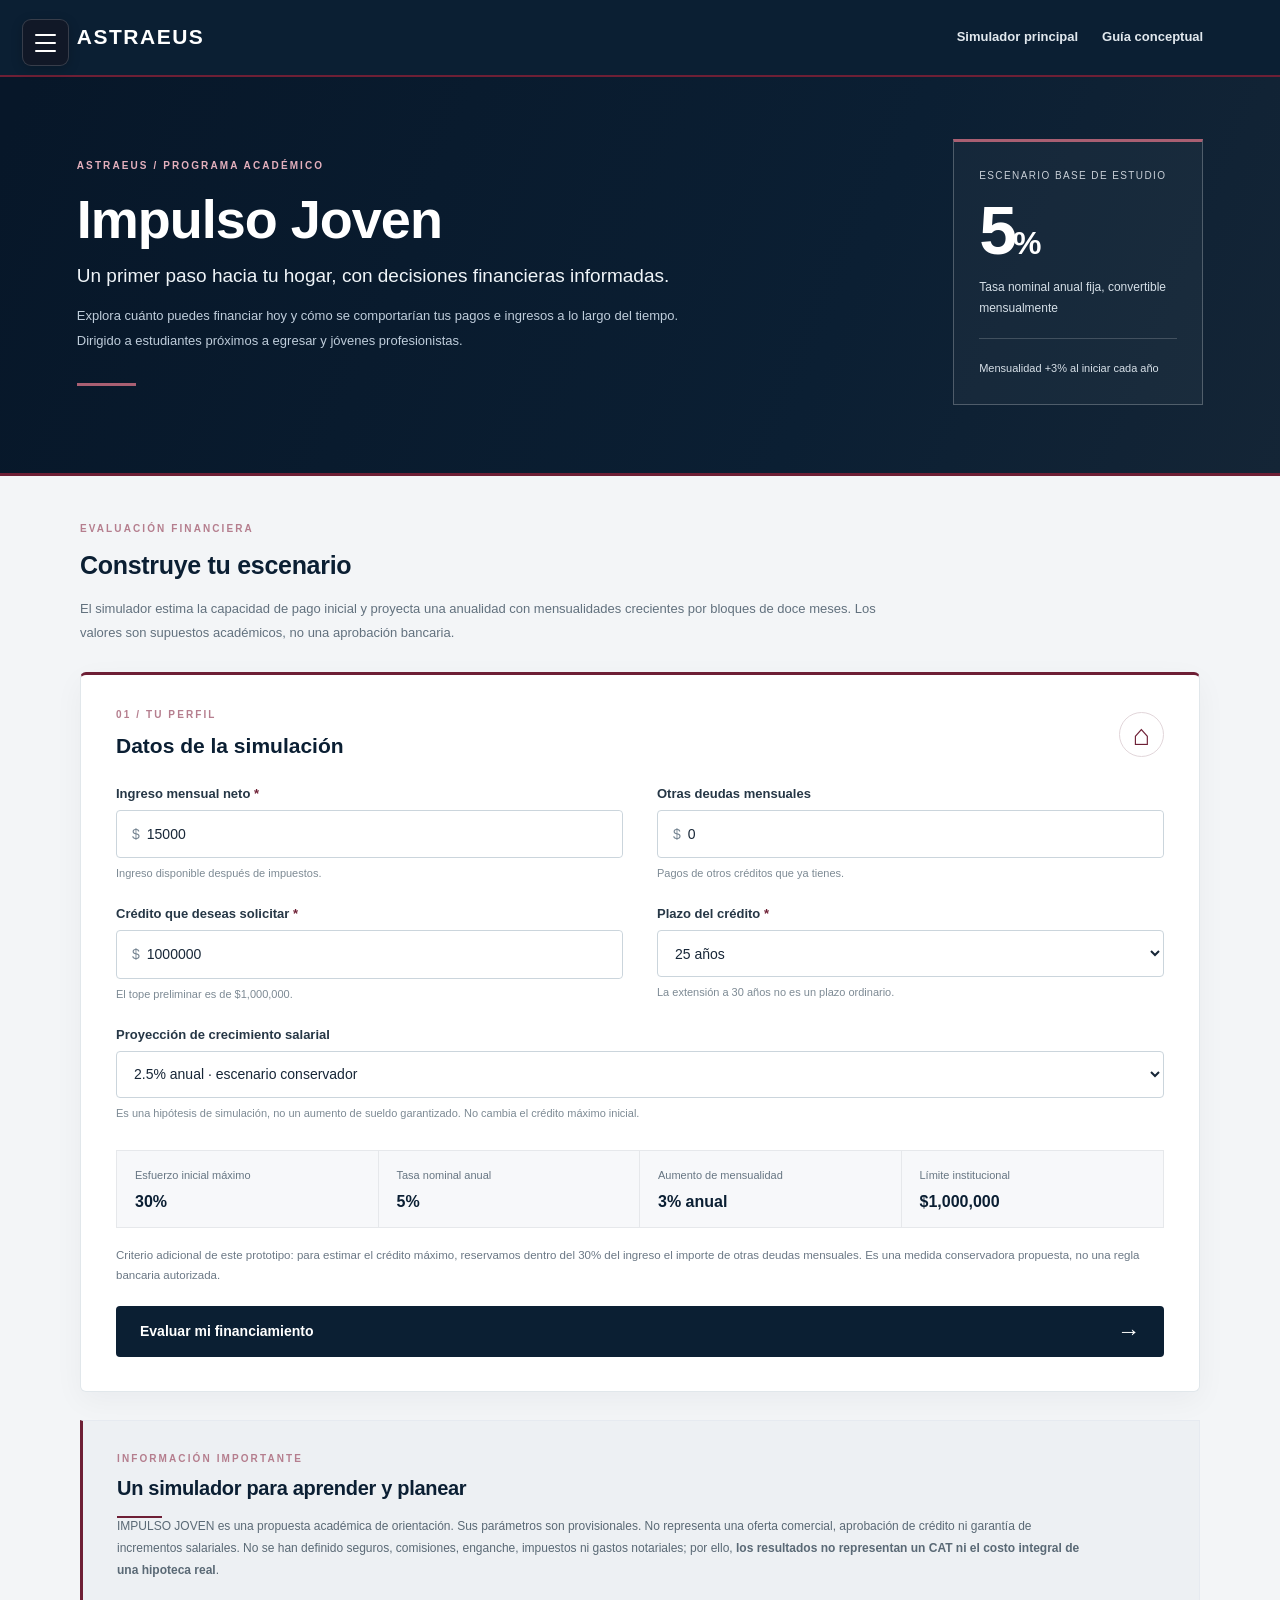
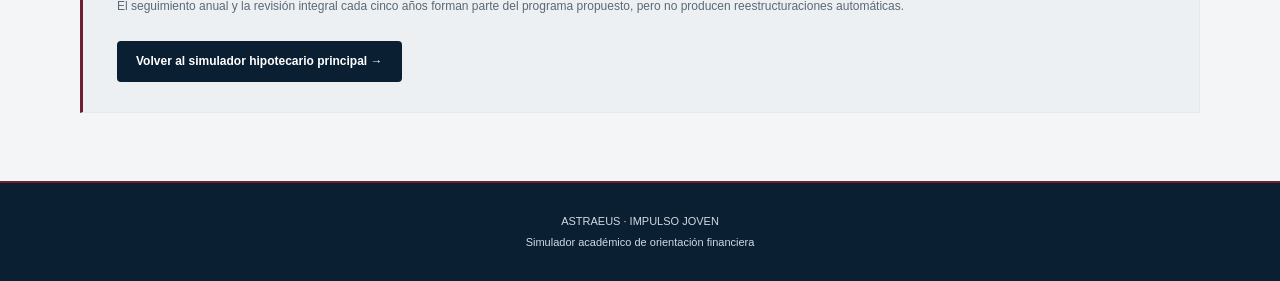
<file: hogares-jovenes.html>
<!DOCTYPE html>
<html lang="es">
<head>
  <meta charset="UTF-8">
  <meta name="viewport" content="width=device-width, initial-scale=1.0">
  <meta name="description" content="Impulso Joven: simulador académico de capacidad de pago hipotecario, anualidades crecientes y proyección salarial.">
  <title>Impulso Joven | ASTRAEUS</title>
  <!-- Usa el archivo que YA EXISTE en tu proyecto; no hay que reemplazarlo. -->
  <link rel="stylesheet" href="css/styles.css">
  <!-- Estilos exclusivos de Hogares Jóvenes -->
  <link rel="stylesheet" href="css/hogares-jovenes.css">
</head>
<body class="ij-body">
  <!-- Menú original de ASTRAEUS, controlado por js/menu.js -->
  <button id="menuBoton" class="menu-boton" type="button" aria-label="Abrir menú" aria-expanded="false">
    <span></span><span></span><span></span>
  </button>
  <div id="menuOverlay" class="menu-overlay"></div>
  <aside id="menuLateral" class="menu-lateral" aria-hidden="true">
    <div class="menu-header">
      <div class="menu-logo">ASTRAEUS</div>
      <button id="cerrarMenu" class="cerrar-menu" type="button" aria-label="Cerrar menú">×</button>
    </div>
    <nav class="menu-navegacion" aria-label="Navegación lateral">
      <a href="index.html" class="menu-opcion"><span class="menu-icono">⌂</span><span>SIMULADOR HIPOTECARIO</span></a>
      <a href="guia-conceptual.html" class="menu-opcion"><span class="menu-icono">?</span><span>GUÍA CONCEPTUAL</span></a>
      <a href="hogares-jovenes.html" class="menu-opcion" aria-current="page"><span class="menu-icono">⌂</span><span>HOGARES JÓVENES</span></a>
    </nav>
    <div class="menu-footer">Simulador Hipotecario<br>ASTRAEUS</div>
  </aside>

  <header class="ij-header">
    <h1>ASTRAEUS</h1>
    <nav aria-label="Navegación principal">
      <a href="index.html">Simulador principal</a>
      <a href="guia-conceptual.html">Guía conceptual</a>
    </nav>
  </header>

  <main class="ij-page">
    <div class="ij-hero">
      <div class="ij-hero-content">
        <span class="ij-eyebrow">ASTRAEUS / PROGRAMA ACADÉMICO</span>
        <h2>Impulso Joven</h2>
        <p class="ij-hero-lead">Un primer paso hacia tu hogar, con decisiones financieras informadas.</p>
        <p class="ij-hero-detail">Explora cuánto puedes financiar hoy y cómo se comportarían tus pagos e ingresos a lo largo del tiempo. Dirigido a estudiantes próximos a egresar y jóvenes profesionistas.</p>
        <div class="ij-hero-rule" aria-hidden="true"></div>
      </div>
      <div class="ij-hero-fact" aria-label="Condiciones base del modelo">
        <span class="ij-fact-label">ESCENARIO BASE DE ESTUDIO</span>
        <strong>5<span>%</span></strong>
        <p>Tasa nominal anual fija, convertible mensualmente</p>
        <div class="ij-fact-divider"></div>
        <span>Mensualidad +3% al iniciar cada año</span>
      </div>
    </div>

    <div class="ij-shell">
      <div class="ij-intro">
        <span class="ij-section-tag">EVALUACIÓN FINANCIERA</span>
        <h2>Construye tu escenario</h2>
        <p>El simulador estima la capacidad de pago inicial y proyecta una anualidad con mensualidades crecientes por bloques de doce meses. Los valores son supuestos académicos, no una aprobación bancaria.</p>
      </div>

      <section class="ij-panel" aria-labelledby="ij-form-titulo">
        <div class="ij-panel-title">
          <div>
            <span class="ij-mini-label">01 / TU PERFIL</span>
            <h3 id="ij-form-titulo">Datos de la simulación</h3>
          </div>
          <span class="ij-panel-icon" aria-hidden="true">⌂</span>
        </div>
        <form id="ijFormulario" novalidate>
          <div class="ij-form-grid">
            <div class="ij-field">
              <label for="ijIngreso">Ingreso mensual neto <span aria-hidden="true">*</span></label>
              <div class="ij-input-wrap"><span>$</span><input id="ijIngreso" type="number" inputmode="decimal" min="0.01" step="0.01" value="15000" required placeholder="Ej. 15000"></div>
              <small>Ingreso disponible después de impuestos.</small>
            </div>
            <div class="ij-field">
              <label for="ijDeudas">Otras deudas mensuales</label>
              <div class="ij-input-wrap"><span>$</span><input id="ijDeudas" type="number" inputmode="decimal" min="0" step="0.01" value="0" placeholder="Ej. 1200"></div>
              <small>Pagos de otros créditos que ya tienes.</small>
            </div>
            <div class="ij-field">
              <label for="ijMonto">Crédito que deseas solicitar <span aria-hidden="true">*</span></label>
              <div class="ij-input-wrap"><span>$</span><input id="ijMonto" type="number" inputmode="decimal" min="0.01" step="0.01" value="1000000" required placeholder="Ej. 800000"></div>
              <small>El tope preliminar es de $1,000,000.</small>
            </div>
            <div class="ij-field">
              <label for="ijPlazo">Plazo del crédito <span aria-hidden="true">*</span></label>
              <select id="ijPlazo" required>
                <option value="10">10 años</option>
                <option value="15">15 años</option>
                <option value="20">20 años</option>
                <option value="25" selected>25 años</option>
              </select>
              <small>La extensión a 30 años no es un plazo ordinario.</small>
            </div>
            <div class="ij-field ij-field-wide">
              <label for="ijCrecimiento">Proyección de crecimiento salarial</label>
              <select id="ijCrecimiento">
                <option value="0.025" selected>2.5% anual · escenario conservador</option>
                <option value="0.04">4% anual · escenario alternativo</option>
                <option value="0.06">6% anual · escenario alternativo</option>
              </select>
              <small>Es una hipótesis de simulación, no un aumento de sueldo garantizado. No cambia el crédito máximo inicial.</small>
            </div>
          </div>
          <div class="ij-fixed-conditions">
            <div><span>Esfuerzo inicial máximo</span><strong>30%</strong></div>
            <div><span>Tasa nominal anual</span><strong>5%</strong></div>
            <div><span>Aumento de mensualidad</span><strong>3% anual</strong></div>
            <div><span>Límite institucional</span><strong>$1,000,000</strong></div>
          </div>
          <p class="ij-method-note">Criterio adicional de este prototipo: para estimar el crédito máximo, reservamos dentro del 30% del ingreso el importe de otras deudas mensuales. Es una medida conservadora propuesta, no una regla bancaria autorizada.</p>
          <div id="ijError" class="ij-error" role="alert" hidden></div>
          <button class="ij-calculate" type="submit">Evaluar mi financiamiento <span aria-hidden="true">→</span></button>
        </form>
      </section>

      <section id="ijResultados" class="ij-results" aria-labelledby="ij-titulo-resultados" hidden>
        <div class="ij-result-heading">
          <div>
            <span class="ij-section-tag">02 / RESULTADOS</span>
            <h2 id="ij-titulo-resultados">Tu panorama financiero</h2>
          </div>
          <div class="ij-status" id="ijEstado" role="status"></div>
        </div>
        <div class="ij-result-grid">
          <div class="ij-result-card ij-result-highlight"><span>Crédito máximo estimado</span><strong id="ijMaximo">—</strong><small>Por presupuesto inicial y límite institucional</small></div>
          <div class="ij-result-card"><span>Mensualidad inicial solicitada</span><strong id="ijInicial">—</strong><small>Constante durante el primer año</small></div>
          <div class="ij-result-card"><span>Intereses totales estimados</span><strong id="ijIntereses">—</strong><small>Sobre el monto solicitado</small></div>
          <div class="ij-result-card"><span>Total nominal a pagar</span><strong id="ijTotal">—</strong><small>Capital más intereses; sin gastos no definidos</small></div>
          <div class="ij-result-card"><span>Pago hipotecario / ingreso inicial</span><strong id="ijEsfuerzo">—</strong><small>Se evalúa junto con otras deudas</small></div>
          <div class="ij-result-card"><span>Disponible para hipoteca</span><strong id="ijPresupuesto">—</strong><small>30% del ingreso menos otras deudas</small></div>
        </div>
        <p id="ijDiagnostico" class="ij-diagnostico"></p>
      </section>

      <section id="ijProyeccion" class="ij-panel ij-analysis" aria-labelledby="ij-proyeccion-titulo" hidden>
        <div class="ij-panel-title">
          <div><span class="ij-mini-label">03 / SOSTENIBILIDAD</span><h3 id="ij-proyeccion-titulo">¿Cómo cambia el esfuerzo con los años?</h3></div>
        </div>
        <p class="ij-section-description">Las mensualidades crecen 3% al inicio de cada año. Compara esa trayectoria con tres hipótesis de crecimiento salarial. La gráfica expresa el porcentaje destinado <strong>solo a la hipoteca</strong>; las otras deudas se consideran por separado en la evaluación inicial.</p>
        <div class="ij-chart-area">
          <svg id="ijGrafica" viewBox="0 0 780 290" role="img" aria-label="Gráfica de la evolución del esfuerzo hipotecario frente a tres crecimientos salariales" preserveAspectRatio="xMidYMid meet"></svg>
          <div class="ij-legend"><span class="ij-legend-one">Salario +2.5%</span><span class="ij-legend-two">Salario +4%</span><span class="ij-legend-three">Salario +6%</span><span class="ij-legend-limit">Referencia 30%</span></div>
        </div>
        <div class="ij-table-scroller">
          <table class="ij-table"><thead><tr><th>Año</th><th>Mensualidad</th><th>Ingreso mensual proyectado</th><th>Esfuerzo hipotecario</th><th>Saldo al cierre</th></tr></thead><tbody id="ijAnualBody"></tbody></table>
        </div>
      </section>

      <section id="ijComparacion" class="ij-panel ij-analysis" aria-labelledby="ij-comp-titulo" hidden>
        <div class="ij-panel-title"><div><span class="ij-mini-label">04 / DECISIONES INFORMADAS</span><h3 id="ij-comp-titulo">Compara distintos plazos</h3></div></div>
        <p class="ij-section-description">Mismo crédito solicitado, tasa anual de 5% y aumento del pago de 3% por año. Un plazo mayor puede reducir la mensualidad inicial, pero incrementar los intereses totales.</p>
        <div class="ij-table-scroller"><table class="ij-table"><thead><tr><th>Plazo</th><th>Pago inicial</th><th>Intereses totales</th><th>Esfuerzo inicial</th><th>Evaluación</th></tr></thead><tbody id="ijCompararBody"></tbody></table></div>
      </section>

      <section id="ijAmortizacion" class="ij-panel ij-analysis" aria-labelledby="ij-amort-titulo" hidden>
        <details class="ij-detail-table">
          <summary><span><span class="ij-mini-label">05 / MATEMÁTICAS FINANCIERAS</span><strong id="ij-amort-titulo">Ver tabla completa de amortización</strong><small>Saldo insoluto, intereses, abono a capital y pago mensual</small></span><span class="ij-detail-plus" aria-hidden="true">+</span></summary>
          <p class="ij-section-description">Intereses sobre saldo inicial con tasa periódica de 5%/12; mensualidades vencidas que aumentan 3% al inicio de cada año. Conservamos precisión interna y mostramos los importes a centavos.</p>
          <div class="ij-table-scroller"><table class="ij-table"><thead><tr><th>Mes</th><th>Año</th><th>Saldo inicial</th><th>Interés</th><th>Pago</th><th>Capital</th><th>Saldo final</th></tr></thead><tbody id="ijMensualBody"></tbody></table></div>
        </details>
      </section>

      <section class="ij-information" aria-labelledby="ij-informacion-titulo">
        <span class="ij-section-tag">INFORMACIÓN IMPORTANTE</span>
        <h2 id="ij-informacion-titulo">Un simulador para aprender y planear</h2>
        <p>IMPULSO JOVEN es una propuesta académica de orientación. Sus parámetros son provisionales. No representa una oferta comercial, aprobación de crédito ni garantía de incrementos salariales. No se han definido seguros, comisiones, enganche, impuestos ni gastos notariales; por ello, <strong>los resultados no representan un CAT ni el costo integral de una hipoteca real</strong>.</p>
        <p>El seguimiento anual y la revisión integral cada cinco años forman parte del programa propuesto, pero no producen reestructuraciones automáticas.</p>
        <a href="index.html" class="ij-back-link">Volver al simulador hipotecario principal <span aria-hidden="true">→</span></a>
      </section>
    </div>
  </main>

  <footer class="ij-footer"><p>ASTRAEUS · IMPULSO JOVEN</p><p>Simulador académico de orientación financiera</p></footer>
  <!-- Únicamente el JS de esta campaña: no se carga el motor del simulador bancario -->
  <script src="js/hogares-jovenes.js"></script>
  <!-- Se sigue reutilizando el menú lateral existente -->
  <script src="js/menu.js"></script>
</body>
</html>
</file>
<file: css/styles.css>
/* ===========================================================
   ASTRAEUS | ESTILOS GENERALES, MENU Y AVISO
   Diseñado para conservar las tres páginas y el menú.
   =========================================================== */
:root {
  --ast-azul: #0b1f33;
  --ast-azul-2: #142f49;
  --ast-vino: #6e1f35;
  --ast-vino-claro: #a96979;
  --ast-fondo: #f3f5f7;
  --ast-texto: #17212b;
  --ast-suave: #657584;
  --ast-borde: #dce3e9;
  --ast-sombra: 0 10px 30px rgba(11,31,51,.065);
}
* {box-sizing: border-box;}
html {scroll-behavior:smooth;}
body {margin:0;font-family:Arial,Helvetica,sans-serif;background:var(--ast-fondo);color:var(--ast-texto);line-height:1.6;}
button,input,select,textarea {font-family:inherit;}
button {cursor:pointer;}
a {color:inherit;}
[hidden] {display:none!important;}

/* ENCABEZADO */
header {
  display:flex;justify-content:space-between;align-items:center;gap:20px;
  min-height:88px;padding:20px max(5%, 75px) 20px 96px;
  background:var(--ast-azul);border-bottom:3px solid var(--ast-vino);
  color:#fff;
}
header h1 {font-size:23px;font-weight:700;letter-spacing:1px;line-height:1.25;margin:0;}
header nav {display:flex;align-items:center;justify-content:flex-end;gap:27px;flex-wrap:wrap;}
header nav a {color:#e6edf3;text-decoration:none;font-size:13px;font-weight:600;transition:color .2s ease;}
header nav a:hover,header nav a:focus-visible {color:#efbccb;}

/* PORTADA DEL SIMULADOR PRINCIPAL */
.hero {
  background:linear-gradient(115deg,#081a2b 0%,#0b1f33 56%,#162e43 100%);
  color:white;text-align:center;
  padding:64px 24px 69px;
  border-bottom:3px solid var(--ast-vino);
}
.hero h1,.hero h2 {margin:0 0 15px;font-size:clamp(29px,3.7vw,41px);font-weight:650;line-height:1.2;letter-spacing:-.4px;color:#fff;}
.hero p {max-width:780px;margin:0 auto;color:#c8d4df;font-size:15px;line-height:1.8;}

/* SECCIONES BASE */
section {width:min(90%,1150px);margin:38px auto;background:#fff;padding:34px 38px;border:1px solid #e6eaf0;border-radius:7px;box-shadow:var(--ast-sombra);}
section h2 {color:var(--ast-azul);font-size:20px;font-weight:650;line-height:1.3;margin:0 0 25px;padding:0 0 14px;border-bottom:1px solid var(--ast-borde);}
section h2::after {content:"";display:block;width:45px;height:2px;background:var(--ast-vino);position:relative;top:15px;}

/* PORTADAS Y COMPONENTES INSTITUCIONALES COMPARTIDOS */
.portada-institucional {
  background:linear-gradient(115deg,#081a2b 0%,#0b1f33 60%,#111820 100%);
  color:#fff;padding:65px 8% 60px;border-bottom:3px solid var(--ast-vino);
}
.portada-etiqueta,.seccion-etiqueta {display:block;font-size:11px;font-weight:700;letter-spacing:2px;color:#cba5aa;margin-bottom:17px;}
.portada-institucional h2 {font-size:37px;font-weight:600;margin:0 0 13px;color:#fff;}
.portada-institucional p {max-width:680px;color:#cbd5df;font-size:15px;line-height:1.8;margin:0;}
.portada-linea {width:55px;height:3px;background:#8c4055;margin-top:27px;}
.pagina-institucional {width:min(90%,1150px);margin:42px auto;}
.introduccion-institucional {margin-bottom:30px;}
.introduccion-institucional h2 {color:var(--ast-azul);font-size:25px;font-weight:600;margin:0 0 12px;}
.introduccion-institucional p {max-width:800px;color:#687580;font-size:14px;line-height:1.8;}
.conceptos-grid {display:grid;grid-template-columns:repeat(2,minmax(0,1fr));border-top:1px solid var(--ast-borde);border-left:1px solid var(--ast-borde);}
.concepto-card {background:#fff;padding:28px 30px;border-right:1px solid var(--ast-borde);border-bottom:1px solid var(--ast-borde);transition:background .2s ease;}
.concepto-card:hover {background:#fafbfc;}
.concepto-numero {display:block;color:#8b4055;font-size:12px;font-weight:700;letter-spacing:1.5px;margin-bottom:13px;}
.concepto-card h3 {color:var(--ast-azul);font-size:17px;margin:0 0 10px;}
.concepto-card p {color:#687580;font-size:13px;line-height:1.85;margin:0;}
.nota-institucional {background:#f7f8fa;border-left:3px solid var(--ast-vino);padding:25px 28px;margin-top:30px;}
.nota-institucional h3 {color:var(--ast-azul);font-size:16px;margin:0 0 9px;}
.nota-institucional p {color:#687580;font-size:13px;line-height:1.8;margin:0;}
.enlace-simulador {display:flex;align-items:center;justify-content:space-between;gap:25px;flex-wrap:wrap;background:var(--ast-azul);color:#fff;padding:30px;margin-top:35px;border-bottom:3px solid var(--ast-vino);}
.enlace-simulador h3 {font-size:18px;margin:0 0 7px;}
.enlace-simulador p {color:#cbd5df;font-size:13px;margin:0;}
.enlace-simulador a {display:inline-block;padding:11px 20px;background:var(--ast-vino);color:#fff;text-decoration:none;border-radius:4px;font-size:13px;font-weight:600;}
.enlace-simulador a:hover {background:#87304a;}

/* ===========================================================
   AVISO INICIAL - ESTA ERA LA PIEZA QUE FALTABA ESTILIZAR
   =========================================================== */
.modal-aviso {
  position:fixed;inset:0;z-index:20000;
  display:flex;align-items:center;justify-content:center;
  padding:22px;background:rgba(4,13,21,.79);
  backdrop-filter:blur(4px);
}
.modal-contenido {
  width:min(100%,680px);max-height:calc(100vh - 44px);overflow-y:auto;
  background:#fff;border-radius:10px;border-top:5px solid var(--ast-vino);
  padding:37px 43px 34px;
  box-shadow:0 25px 78px rgba(0,0,0,.37);
  animation:astModalEntrar .24s ease both;
}
.modal-contenido h2 {
  color:var(--ast-azul);font-size:23px;font-weight:700;
  text-align:center;margin:0 0 23px;line-height:1.3;
}
.modal-contenido ul {margin:0;padding:0 0 0 22px;list-style:disc;}
.modal-contenido li {font-size:14px;line-height:1.75;color:#405160;margin:0 0 15px;padding-left:5px;}
.modal-contenido li::marker {color:var(--ast-vino);}
#btnAceptarAviso {
  display:block;min-width:170px;margin:27px auto 0;padding:13px 29px;
  border:0;border-radius:6px;background:var(--ast-azul);color:#fff;
  font-weight:700;font-size:14px;
  transition:background .2s ease,transform .2s ease,box-shadow .2s ease;
}
#btnAceptarAviso:hover {background:var(--ast-vino);box-shadow:0 8px 18px rgba(110,31,53,.19);transform:translateY(-1px);}
#btnAceptarAviso:focus-visible {outline:3px solid #b57a8d;outline-offset:4px;}
@keyframes astModalEntrar {from{opacity:0;transform:translateY(-12px)}to{opacity:1;transform:none}}

/* MENÚ LATERAL - CONSERVA LOS IDs Y CLASES QUE USA menu.js */
.menu-boton {
  position:fixed;top:19px;left:22px;width:47px;height:47px;
  display:flex;flex-direction:column;align-items:center;justify-content:center;gap:6px;
  border:1px solid rgba(255,255,255,.16);border-radius:9px;
  background:#111827;z-index:10004;box-shadow:0 3px 12px rgba(0,0,0,.2);
  transition:background .2s ease,transform .2s ease;
}
.menu-boton:hover {background:#263449;transform:translateY(-1px);}
.menu-boton span {display:block;width:21px;height:2px;background:#fff;border-radius:4px;}
.menu-overlay {
  position:fixed;inset:0;z-index:10002;background:rgba(0,0,0,.59);
  opacity:0;visibility:hidden;transition:opacity .3s ease,visibility .3s ease;
}
.menu-overlay.overlay-visible {opacity:1;visibility:visible;}
.menu-lateral {
  position:fixed;inset:0 auto 0 0;z-index:10003;
  display:flex;flex-direction:column;width:310px;max-width:85vw;height:100vh;
  padding:29px 21px;background:#111827;color:#fff;
  transform:translateX(-100%);visibility:hidden;
  box-shadow:10px 0 35px rgba(0,0,0,.21);
  transition:transform .3s ease,visibility .3s ease;
}
.menu-lateral.menu-abierto {transform:translateX(0);visibility:visible;}
.menu-header {display:flex;align-items:center;justify-content:space-between;gap:10px;border-bottom:1px solid rgba(255,255,255,.13);padding-bottom:22px;}
.menu-logo {font-size:22px;font-weight:750;letter-spacing:3px;}
.cerrar-menu {border:0;background:transparent;color:#fff;font-size:32px;line-height:1;padding:0 4px;}
.cerrar-menu:hover {color:#e2abb7;}
.menu-navegacion {display:flex;flex-direction:column;gap:9px;margin-top:27px;}
.menu-navegacion .menu-opcion {
  margin:0;display:flex;align-items:center;gap:13px;padding:13px 11px;
  color:#ecedf1;text-decoration:none;font-size:12px;font-weight:700;letter-spacing:.55px;
  border:1px solid transparent;border-radius:8px;
  transition:background .2s ease,color .2s ease;
}
.menu-opcion:hover,.menu-opcion[aria-current="page"] {background:rgba(255,255,255,.09);border-color:rgba(255,255,255,.1);color:#fff;}
.menu-icono {display:inline-flex;align-items:center;justify-content:center;width:28px;height:28px;flex:none;border-radius:6px;background:rgba(185,139,145,.15);color:#d8a6b1;font-size:18px;}
.menu-footer {margin-top:auto;border-top:1px solid rgba(255,255,255,.12);padding-top:20px;font-size:11px;line-height:1.8;color:#aab2bd;letter-spacing:1px;}
.menu-boton:focus-visible,.cerrar-menu:focus-visible,.menu-opcion:focus-visible {outline:2px solid #e2b4bd;outline-offset:4px;}
body.menu-activo {overflow:hidden;}

/* PIE DE PÁGINA */
footer {margin-top:56px;padding:26px 20px;background:var(--ast-azul);color:#cbd4dc;text-align:center;border-top:2px solid var(--ast-vino);}
footer p {font-size:12px;line-height:1.8;margin:0;}

@media (max-width:700px) {
  header {padding:81px 20px 20px;min-height:0;flex-direction:column;align-items:flex-start;gap:14px;}
  header h1 {font-size:21px;}
  header nav {gap:14px;justify-content:flex-start;}
  header nav a {font-size:12px;}
  .hero {padding:43px 20px 48px;text-align:left;}
  .hero p {margin:0;}
  section {width:94%;padding:25px 21px;margin:25px auto;}
  section h2 {font-size:19px;}
  .modal-contenido {padding:26px 23px 25px;}
  .modal-contenido h2 {font-size:21px;}
  .modal-contenido li {font-size:13px;}
  .menu-boton {top:15px;left:15px;}
  .menu-lateral {width:290px;padding:24px 18px;}
  .portada-institucional {padding:55px 7%;}
  .portada-institucional h2 {font-size:29px;}
  .pagina-institucional {width:94%;}
  .conceptos-grid {grid-template-columns:1fr;}
  .concepto-card {padding:24px 22px;}
  .enlace-simulador {padding:24px;}
}
@media (prefers-reduced-motion:reduce) {
  html {scroll-behavior:auto;}
  .modal-contenido {animation:none;}
  .menu-overlay,.menu-lateral,.menu-boton {transition:none;}
}
</file>
<file: css/ajustes-simulador.css>
/* ===========================================================
   ASTRAEUS | SIMULADOR HIPOTECARIO
   Campos, botones, resultados, gastos y amortización.
   Carga DESPUÉS de css/styles.css. No cambia ninguna fórmula.
   =========================================================== */

/* FORMULARIO */
.formulario {margin-top:38px;}
.formulario > h2 {margin-bottom:24px;}
.nota-campo {color:#697987;font-size:13px;line-height:1.75;margin:0 0 21px;}
.formulario > .nota-campo {max-width:850px;}
.form-grid {display:grid;grid-template-columns:repeat(2,minmax(0,1fr));gap:23px 38px;width:100%;}
.campo {display:flex;flex-direction:column;gap:0;min-width:0;}
.campo[hidden],.opciones-avanzadas .campo[hidden] {display:none!important;}
.campo label {display:block;color:#273b4d;font-size:13px;line-height:1.45;font-weight:700;margin-bottom:8px;}
.campo input,.campo select {
  width:100%;min-width:0;min-height:47px;
  padding:12px 14px;border:1px solid #cbd5df;border-radius:6px;
  background:#fff;color:#203140;font-size:14px;line-height:1.45;
  transition:border-color .2s ease,box-shadow .2s ease,background .2s ease;
}
.campo input::placeholder {color:#8896a2;opacity:1;}
.campo input:hover,.campo select:hover {border-color:#a5b5c1;}
.campo input:focus,.campo select:focus {
  outline:none;border-color:#6e1f35;
  box-shadow:0 0 0 3px rgba(110,31,53,.1);
}
.campo select {
  appearance:none;-webkit-appearance:none;cursor:pointer;
  background-image:url("data:image/svg+xml,%3Csvg xmlns='http://www.w3.org/2000/svg' width='16' height='16' fill='none' viewBox='0 0 24 24' stroke='%2330475a' stroke-width='2' stroke-linecap='round' stroke-linejoin='round'%3E%3Cpath d='m6 9 6 6 6-6'/%3E%3C/svg%3E");
  background-position:right 14px center;background-repeat:no-repeat;background-size:16px 16px;
  padding-right:40px;
}
.campo select:disabled,.campo input:disabled {background-color:#f1f4f7;color:#8d9ca7;cursor:not-allowed;}
.ayuda-campo {font-size:11.5px;line-height:1.6;color:#71818f;margin:7px 0 0;}

/* OPCIONES AVANZADAS */
.opciones-avanzadas {margin-top:18px;border:1px solid #dce3e9;border-radius:8px;background:#fff;overflow:hidden;}
.opciones-avanzadas summary {
  list-style:none;cursor:pointer;display:flex;align-items:center;justify-content:space-between;gap:18px;
  padding:20px 23px;background:#f8fafb;color:#0b1f33;
  transition:background .2s ease;
}
.opciones-avanzadas summary::-webkit-details-marker {display:none;}
.opciones-avanzadas summary:hover {background:#f1f5f8;}
.opciones-avanzadas summary:focus-visible {outline:3px solid #af7787;outline-offset:-4px;}
.opciones-avanzadas summary strong {display:block;color:#142b3f;font-size:14px;font-weight:700;}
.opciones-avanzadas summary small {display:block;font-size:12px;color:#6f7e8a;line-height:1.5;margin-top:5px;font-weight:400;}
.indicador-detalles {flex:0 0 auto;display:inline-flex;align-items:center;justify-content:center;color:#7a2b44;font-size:25px;font-weight:400;line-height:1;width:29px;height:29px;transition:transform .2s ease;}
.opciones-avanzadas[open] .indicador-detalles {transform:rotate(45deg);}
.contenido-avanzado {padding:24px 23px 26px;border-top:1px solid #e5e9ed;}
.explicacion-avanzada {color:#6a7884;font-size:13px;line-height:1.75;margin:0 0 20px;max-width:780px;}

/* BOTÓN CALCULAR */
#btnCalcular {
  width:100%;display:flex;align-items:center;justify-content:center;
  min-height:51px;margin-top:27px;padding:14px 25px;
  border:0;border-radius:6px;
  background:#0b1f33;color:#fff;font-size:14px;font-weight:750;letter-spacing:.2px;
  box-shadow:0 8px 18px rgba(11,31,51,.12);
  transition:background .2s ease,transform .16s ease,box-shadow .2s ease;
}
#btnCalcular:hover {background:#173754;transform:translateY(-1px);box-shadow:0 12px 21px rgba(11,31,51,.18);}
#btnCalcular:active {transform:none;}
#btnCalcular:focus-visible,.btn-recalcular:focus-visible {outline:3px solid #bd8696;outline-offset:3px;}

/* MENSAJES DE VALIDACIÓN */
.mensajes-simulacion {padding:15px 18px;margin-top:17px;border:1px solid #d6dee5;border-left:3px solid #6e1f35;border-radius:4px;background:#f8fafb;color:#334655;font-size:13px;line-height:1.65;}
.mensajes-simulacion.error {background:#fff5f5;border-color:#f0c9ce;border-left-color:#bb354b;color:#7a2535;}
.mensajes-simulacion strong {font-size:13px;}
.mensajes-simulacion ul {margin:9px 0 0;padding-left:18px;}
.mensajes-simulacion li + li {margin-top:6px;}

/* RESULTADOS */
.resultados {margin-top:35px;}
.resultado-header {margin-bottom:25px;}
.resultado-etiqueta {display:block;color:#7b233f;font-size:11px;font-weight:800;letter-spacing:1.55px;margin-bottom:6px;}
.resultado-header h2 {font-size:21px;margin:0 0 10px;padding:0;border:0;}
.resultado-header h2::after {display:none;}
.resultado-header p {font-size:13px;line-height:1.7;color:#758390;max-width:790px;margin:0;}
.resultados-grid {display:grid;grid-template-columns:repeat(2,minmax(0,1fr));border-top:1px solid #e1e6ec;border-left:1px solid #e1e6ec;}
.resultado-card {min-width:0;min-height:118px;padding:23px 26px;display:flex;flex-direction:column;justify-content:center;gap:8px;border-right:1px solid #e1e6ec;border-bottom:1px solid #e1e6ec;background:#fff;transition:background .2s ease;}
.resultado-card:hover {background:#fbfcfd;}
.resultado-label {display:block;color:#687985;font-size:12px;font-weight:650;line-height:1.45;}
.resultado-valor,.resultado-valor-pequeno {font-size:clamp(19px,2vw,25px);line-height:1.24;font-weight:750;letter-spacing:-.3px;color:#0b1f33;overflow-wrap:anywhere;font-variant-numeric:tabular-nums;}
.resultado-principal {grid-column:1/-1;min-height:146px;background:#0b1f33;position:relative;}
.resultado-principal:hover {background:#0b1f33;}
.resultado-principal::after {content:"";position:absolute;right:0;top:0;bottom:0;width:5px;background:#6e1f35;}
.resultado-principal .resultado-label {color:#c2cfdb;font-size:13px;}
.resultado-principal .resultado-valor {color:#fff;font-size:clamp(28px,3.2vw,39px);}
.resultado-card .resultado-select {
  width:100%;max-width:100%;min-width:0;min-height:40px;
  padding:8px 30px 9px 0;
  border:0;border-bottom:1px solid #9eacb8;border-radius:0;
  background-color:transparent;color:#142d43;font-size:13px;font-weight:650;cursor:pointer;
}
.resultado-card .resultado-select:focus {outline:none;border-bottom-color:#6e1f35;box-shadow:0 2px 0 rgba(110,31,53,.13);}
.recalcular-contenedor {display:flex;justify-content:flex-end;margin-top:20px;}
.btn-recalcular {
  display:inline-flex;align-items:center;justify-content:center;min-height:37px;
  padding:9px 19px;background:#fff;border:1px solid #b5c0c9;border-radius:5px;
  color:#0b1f33;font-size:12px;font-weight:750;
  transition:color .2s ease,background .2s ease,border-color .2s ease;
}
.btn-recalcular:hover {color:#6e1f35;border-color:#6e1f35;background:#fcf7f9;}

/* GASTOS */
.bloque-gastos .gastos-grid {display:grid;grid-template-columns:repeat(3,minmax(0,1fr));border-top:1px solid #e0e6ec;border-left:1px solid #e0e6ec;}
.bloque-gastos .gasto-card {min-width:0;min-height:112px;padding:21px 23px;background:#fff;border-right:1px solid #e0e6ec;border-bottom:1px solid #e0e6ec;}
.bloque-gastos .gasto-card h3 {color:#637482;font-size:12px;font-weight:650;margin:0 0 7px;line-height:1.4;}
.bloque-gastos .gasto-card p {color:#0b1f33;font-size:20px;font-weight:750;line-height:1.3;overflow-wrap:anywhere;margin:0;font-variant-numeric:tabular-nums;}

/* TABLA DE AMORTIZACIÓN */
.tabla-container {width:100%;max-width:100%;overflow-x:auto;border:1px solid #e0e5ec;border-radius:5px;}
.tabla-container table {width:100%;min-width:1420px;border-collapse:collapse;margin:0;}
.tabla-container thead {background:#0b1f33;color:#fff;}
.tabla-container th {padding:14px 12px;text-align:right;font-size:12px;font-weight:650;line-height:1.35;white-space:nowrap;}
.tabla-container td {padding:12px 11px;border-bottom:1px solid #e2e8ed;font-size:12px;text-align:right;white-space:nowrap;font-variant-numeric:tabular-nums;}
.tabla-container th:first-child,.tabla-container th:nth-child(2),.tabla-container td:first-child,.tabla-container td:nth-child(2) {text-align:center;}
.tabla-container tbody tr:nth-child(even) {background:#f8fafb;}
.tabla-container tbody tr:hover {background:#f5f0f3;}

@media (max-width:900px) {
  .form-grid {gap:21px 23px;}
  .bloque-gastos .gastos-grid {grid-template-columns:repeat(2,minmax(0,1fr));}
}
@media (max-width:700px) {
  .form-grid {grid-template-columns:1fr;gap:19px;}
  .contenido-avanzado {padding:19px 16px 21px;}
  .opciones-avanzadas summary {padding:17px 16px;}
  .resultados-grid {grid-template-columns:1fr;}
  .resultado-principal {grid-column:1;}
  .resultado-card {min-height:102px;padding:20px 22px;}
  .resultado-principal {min-height:125px;}
  .bloque-gastos .gastos-grid {grid-template-columns:1fr;}
  .recalcular-contenedor .btn-recalcular {width:auto;}
}
</file>
<file: css/guia-conceptual.css>
/* ===========================================================
   ASTRAEUS | GUIA CONCEPTUAL
   Estilos adicionales SOLO para guia-conceptual.html.
   Conserva css/styles.css y js/menu.js sin modificaciones.
   =========================================================== */
:root {
    --guia-navy: #0b1f33;
    --guia-wine: #6e1f35;
    --guia-accent: #a96679;
    --guia-text: #263746;
    --guia-muted: #637180;
    --guia-line: #e1e6eb;
    --guia-paper: #ffffff;
}
html { scroll-behavior: smooth; }
.guia-header { padding-left: 88px; }
.guia-header nav a[aria-current="page"] { color: #f2bccb; }
.guia-portada { padding: 66px max(5%, calc((100% - 1150px) / 2)) 52px; }
.guia-portada h2 { font-size: clamp(30px, 4.5vw, 43px); }
.guia-portada p { max-width: 750px; }
.guia-portada-links { display: flex; flex-wrap: wrap; gap: 10px; margin-top: 28px; }
.guia-portada-links a { display: inline-flex; align-items: center; padding: 9px 15px; color: #f4f7fa; text-decoration: none; font-size: 12px; font-weight: 600; border: 1px solid rgba(244,247,250,.28); border-radius: 4px; transition: background .2s ease; }
.guia-portada-links a:hover, .guia-portada-links a:focus-visible { background: rgba(255,255,255,.1); }
.guia-contenido { width: min(92%, 1150px); margin: 30px auto 60px; }
.guia-contenido h2, .guia-contenido h3 { color: var(--guia-navy); }
.guia-contenido p { color: var(--guia-muted); }
.guia-contenido a:focus-visible, .guia-contenido summary:focus-visible { outline: 3px solid var(--guia-accent); outline-offset: 3px; }
.guia-indice { padding: 19px 22px; background: #f9fafb; border: 1px solid var(--guia-line); border-radius: 6px; margin: 0 0 26px; display: flex; gap: 11px 17px; align-items: center; flex-wrap: wrap; }
.guia-indice-titulo { display: block; color: var(--guia-wine); font-size: 10px; font-weight: 800; letter-spacing: 1.3px; margin-right: 5px; }
.guia-indice a { color: #324657; font-size: 12px; font-weight: 600; text-decoration: none; }
.guia-indice a:hover { color: var(--guia-wine); text-decoration: underline; text-underline-offset: 4px; }
.guia-contenido .guia-bloque { width: 100%; max-width: none; margin: 0 0 24px; padding: 35px 38px; background: #fff; border: 1px solid #e7eaed; border-radius: 7px; box-shadow: 0 8px 23px rgba(11,31,51,.045); scroll-margin-top: 22px; }
.guia-contenido .guia-bloque > h2 { font-size: clamp(21px, 2.5vw, 27px); line-height: 1.33; margin-bottom: 13px; padding: 0; border: none; font-weight: 650; }
.guia-sobretitulo { display: block; color: var(--guia-wine); font-weight: 750; letter-spacing: 1.9px; font-size: 10px; margin-bottom: 10px; }
.guia-lead { font-size: 14px; line-height: 1.8; max-width: 900px; margin: 0 0 25px; }
.guia-dos-columnas { display: grid; grid-template-columns: repeat(2, minmax(0, 1fr)); gap: 18px; }
.guia-tipo { min-width: 0; display: flex; flex-direction: column; padding: 27px 28px 24px; border: 1px solid var(--guia-line); border-left: 3px solid var(--guia-wine); background: #fdfdfd; }
.guia-tipo-joven { border-left-color: #375a75; background: #f9fbfc; }
.guia-ordinal { color: var(--guia-wine); font-size: 10px; letter-spacing: 1.3px; font-weight: 800; }
.guia-tipo h3 { font-size: 20px; margin-top: 11px; margin-bottom: 10px; }
.guia-tipo p { font-size: 13px; line-height: 1.8; margin-bottom: 11px; }
.guia-tipo .guia-pregunta { font-weight: 700; color: #273d50; margin-top: auto; }
.guia-tipo a { align-self: flex-start; color: var(--guia-wine); font-size: 12px; font-weight: 700; text-decoration: none; border-bottom: 1px solid rgba(110,31,53,.4); padding-bottom: 3px; margin-top: 8px; }
.guia-tipo a:hover { color: #9a415b; }
.guia-instrucciones > div { background: #fff; padding: 8px 10px 3px; }
.guia-instrucciones h3, .guia-joven-texto h3 { font-size: 17px; margin-bottom: 15px; }
.guia-pasos { list-style: none; counter-reset: paso; margin: 0; padding: 0; }
.guia-pasos li { position: relative; counter-increment: paso; padding: 0 0 17px 40px; color: #556472; font-size: 13px; line-height: 1.8; }
.guia-pasos li:before { content: counter(paso, decimal-leading-zero); position: absolute; left: 0; top: 0; font-size: 11px; font-weight: 800; color: var(--guia-wine); border: 1px solid #d9c6cb; border-radius: 4px; width: 29px; height: 27px; display: grid; place-items: center; }
.guia-pasos strong { color: #203548; }
.guia-nota-inline { background: #f5f7f9; border-left: 2px solid #aeb7c3; padding: 12px 14px; font-size: 12px; line-height: 1.65; }
.guia-glosario { display: grid; grid-template-columns: repeat(2, minmax(0, 1fr)); border-top: 1px solid var(--guia-line); border-left: 1px solid var(--guia-line); }
.guia-concepto { min-width: 0; padding: 23px 26px; border-right: 1px solid var(--guia-line); border-bottom: 1px solid var(--guia-line); }
.guia-concepto > span { font-size: 11px; font-weight: 800; color: var(--guia-wine); letter-spacing: 1px; }
.guia-concepto h3 { font-size: 16px; margin: 8px 0; }
.guia-concepto p { line-height: 1.8; font-size: 13px; }
.guia-ejemplo { background: #f4f7f9; padding: 25px 27px; margin-top: 17px; border-left: 3px solid var(--guia-wine); }
.guia-ejemplo h3 { font-size: 17px; margin: 7px 0 6px; }
.guia-ejemplo p { font-size: 13px; line-height: 1.8; }
.guia-ejemplo-claro { background: #fbfafb; }
.guia-formula { background: #fff; color: var(--guia-navy); padding: 18px; margin: 16px 0 10px; text-align: center; border: 1px solid #dde3e8; font-size: clamp(14px, 2vw, 19px); font-weight: 600; overflow-wrap: anywhere; }
.guia-formula strong { color: var(--guia-wine); font-size: 1.1em; }
.guia-ejemplo .guia-aclaracion { font-size: 12px; margin: 8px 0 0; }
.guia-ecuaciones { display: grid; grid-template-columns: repeat(3,minmax(0,1fr)); gap: 12px; margin: 18px 0 18px; }
.guia-ecuaciones > div { border: 1px solid var(--guia-line); padding: 19px 17px; }
.guia-ecuaciones h3 { font-size: 14px; margin-bottom: 8px; }
.guia-ecuaciones code { display: block; font: 600 12px/1.6 Consolas, monospace; color: #82334b; background: #faf4f6; padding: 10px; white-space: normal; overflow-wrap: anywhere; }
.guia-ecuaciones p { margin-top: 10px; font-size: 12px; line-height: 1.7; }
.guia-acordeones { border-top: 1px solid var(--guia-line); }
.guia-acordeon { border-bottom: 1px solid var(--guia-line); }
.guia-acordeon summary { list-style: none; cursor: pointer; display: flex; align-items: flex-start; justify-content: space-between; gap: 20px; padding: 19px 4px; color: #18334a; font-size: 14px; font-weight: 700; line-height: 1.55; }
.guia-acordeon summary::-webkit-details-marker { display: none; }
.guia-acordeon summary:after { content: '+'; display: inline-grid; place-items: center; flex: 0 0 24px; height: 24px; color: var(--guia-wine); border: 1px solid #dbccd0; border-radius: 50%; font-size: 20px; line-height: 1; }
.guia-acordeon[open] summary:after { content: '−'; }
.guia-acordeon[open] summary { color: var(--guia-wine); }
.guia-respuesta { padding: 0 37px 20px 4px; }
.guia-respuesta p { font-size: 13px; line-height: 1.85; margin-bottom: 10px; }
.guia-bloque .guia-acordeon:last-child { border-bottom: 1px solid var(--guia-line); }
.guia-joven-bloque { border-top: 3px solid var(--guia-wine) !important; }
.guia-metricas { display: grid; grid-template-columns: repeat(4,minmax(0,1fr)); gap: 1px; background: var(--guia-line); border: 1px solid var(--guia-line); margin: 24px 0 29px; }
.guia-metricas > div { background: #f8fafb; padding: 23px 18px; }
.guia-metricas span { display: block; color: var(--guia-navy); font-size: clamp(20px,3vw,29px); font-weight: 750; letter-spacing: -.5px; line-height: 1.2; margin-bottom: 10px; }
.guia-metricas small { display: block; color: var(--guia-muted); font-size: 11px; line-height: 1.5; }
.guia-joven-texto p { font-size: 13px; line-height: 1.8; margin-bottom: 12px; }
.guia-formula-joven { font-size: 13px; line-height: 2; }
.guia-ejemplo-joven { margin: 24px 0 17px; }
.guia-alerta { padding: 17px 20px; background: #f8f6f6; border-left: 3px solid #b1818e; font-size: 13px; line-height: 1.8; color: #465867; }
.guia-alerta strong { color: var(--guia-navy); }
.guia-link-secundario { display: inline-flex; align-items: center; padding: 11px 18px; background: var(--guia-navy); border-radius: 4px; color: #fff; font-weight: 700; font-size: 12px; text-decoration: none; margin-top: 20px; }
.guia-link-secundario:hover { background: #183752; }
.guia-tabla-scroll { overflow-x: auto; border: 1px solid var(--guia-line); }
.guia-tabla { min-width: 660px; width: 100%; margin: 0; border-collapse: collapse; }
.guia-tabla thead { background: var(--guia-navy); color: #fff; }
.guia-tabla th, .guia-tabla td { padding: 14px 16px; border-bottom: 1px solid var(--guia-line); font-size: 12px; line-height: 1.65; text-align: left; vertical-align: top; }
.guia-tabla tbody th { width: 24%; color: #253c4e; font-weight: 700; background: #f9fafb; }
.guia-tabla tbody td { color: #526473; }
.guia-tabla tbody tr:nth-child(even) { background: #f8fafb; }
.guia-tabla tbody tr:hover { background: #f1f4f7; }
.guia-aviso-final { background: #f7f8fa; border-left: 3px solid var(--guia-wine); padding: 25px 30px; margin: 0 0 25px; }
.guia-aviso-final h2 { font-size: 17px; margin: 0 0 10px; padding: 0; border: none; }
.guia-aviso-final p { font-size: 13px; line-height: 1.8; }
.guia-cta-doble { display: grid; grid-template-columns: repeat(2,minmax(0,1fr)); gap: 13px; }
.guia-cta-doble a { background: var(--guia-navy); color: #fff; text-decoration: none; display: grid; grid-template-columns: 1fr auto; gap: 7px; padding: 25px 23px; border-bottom: 3px solid var(--guia-wine); transition: background .2s; }
.guia-cta-doble a:hover { background: #173652; }
.guia-cta-doble a > span:first-child { grid-column: 1/-1; font-size: 10px; color: #cfdae4; letter-spacing: 1.4px; font-weight: 700; }
.guia-cta-doble strong { color: #fff; font-size: 16px; }
.guia-cta-doble a > span:last-child { font-size: 21px; color: #e1c3ca; }
@media (max-width: 900px) {
    .guia-metricas { grid-template-columns: repeat(2,minmax(0,1fr)); }
    .guia-ecuaciones { grid-template-columns: 1fr; }
    .guia-header { padding-left: 78px; }
}
@media (max-width: 700px) {
    .guia-header { display: flex; flex-direction: column; align-items: flex-start; gap: 9px; padding: 18px 20px 18px 80px; }
    .guia-header h1 { align-self: flex-start; font-size: 21px; }
    .guia-header nav { align-self: stretch; display: flex; flex-wrap: wrap; gap: 9px 12px; }
    .guia-header nav a { margin: 0; font-size: 11.5px; }
    .guia-portada { padding: 53px 7% 46px; }
    .guia-contenido { width: 94%; margin: 22px auto 40px; }
    .guia-contenido .guia-bloque { padding: 25px 21px; }
    .guia-indice { padding: 17px 16px; gap: 10px 14px; }
    .guia-indice-titulo { width: 100%; }
    .guia-dos-columnas, .guia-glosario, .guia-cta-doble { grid-template-columns: 1fr; }
    .guia-concepto { padding: 20px; }
    .guia-tipo { padding: 22px; }
    .guia-metricas > div { padding: 18px 14px; }
    .guia-acordeon summary { font-size: 13px; }
    .guia-respuesta { padding-right: 10px; }
    .guia-ejemplo { padding: 22px 18px; }
}
@media (prefers-reduced-motion: reduce) { html { scroll-behavior: auto; } }
</file>
<file: css/hogares-jovenes.css>
/* ==========================================================
   ASTRAEUS — IMPULSO JOVEN
   Estilos exclusivos de hogares-jovenes.html.
   NO reemplazan css/styles.css ni modifican index.html.
   ========================================================== */
:root { --ij-navy:#0b1f33; --ij-deep:#07192a; --ij-wine:#6e1f35; --ij-ink:#182a39; --ij-muted:#62717e; --ij-stroke:#e1e7eb; --ij-bg:#f3f5f7; }
.ij-body { background:var(--ij-bg); color:var(--ij-ink); font-family:Arial,Helvetica,sans-serif; line-height:1.6; }
.ij-body *, .ij-body *::before, .ij-body *::after { box-sizing:border-box; }
.ij-body .ij-header { background:var(--ij-navy); border-bottom:2px solid var(--ij-wine); color:#fff; min-height:77px; padding:17px max(6%,74px); display:flex; justify-content:space-between; align-items:center; }
.ij-body .ij-header h1 {font-size:21px; letter-spacing:1.5px; font-weight:700;}
.ij-body .ij-header nav { display:flex; flex-wrap:wrap; gap:24px; }
.ij-body .ij-header nav a {color:#e1e8ee; font-size:13px; margin:0; text-decoration:none;}
.ij-body .ij-header nav a:hover,.ij-body .ij-header nav a:focus-visible { color:#efb9ca; }
.ij-page { min-height:70vh; }
.ij-hero {background:linear-gradient(112deg,#071729 2%,#0b1f33 65%,#142536 100%); color:#fff; border-bottom:3px solid var(--ij-wine); padding:62px max(6%,74px) 68px; display:grid; grid-template-columns:minmax(0,1fr) 250px; gap:50px; align-items:center; }
.ij-eyebrow,.ij-section-tag,.ij-mini-label {display:block; text-transform:uppercase; font-size:10px; letter-spacing:2.1px; font-weight:700; color:#b57e8e;}
.ij-eyebrow {color:#e4b0bd; margin-bottom:15px;}
.ij-hero h2 { font-size:clamp(34px,5vw,54px); line-height:1.13; letter-spacing:-1px; font-weight:600; margin:0 0 12px; color:#fff; }
.ij-hero-lead {font-size:19px; font-weight:400; line-height:1.5; color:#f0f5f9; margin:0 0 14px; max-width:640px; }
.ij-hero-detail {font-size:13px; color:#bfcddb; line-height:1.9; max-width:640px; margin:0; }
.ij-hero-rule {width:59px;height:3px; margin-top:29px;background:#a95f72;}
.ij-hero-fact { border:1px solid rgba(255,255,255,.24); border-top:3px solid #a95f72; padding:26px 25px 24px; background:rgba(255,255,255,.035); }
.ij-fact-label {font-size:10px;line-height:1.5;letter-spacing:1.4px;color:#c8cfd7;display:block;}
.ij-hero-fact strong {font-size:68px;letter-spacing:-4px;line-height:1.15;color:#fff;display:block;font-weight:600;margin:8px 0;}
.ij-hero-fact strong span {font-size:32px;letter-spacing:0;}
.ij-hero-fact p {font-size:12px;color:#d5dfe7;line-height:1.7;margin:0;}
.ij-fact-divider {border-top:1px solid rgba(255,255,255,.18);margin:20px 0 15px;}
.ij-hero-fact>span:last-child {font-size:11px;color:#d7e0e8;}
.ij-shell {width:90%;max-width:1120px;margin:45px auto 68px;}
.ij-intro {margin:0 0 26px;}
.ij-intro h2,.ij-result-heading h2,.ij-information h2 {font-size:25px;letter-spacing:-.3px;color:var(--ij-navy);font-weight:600;margin:8px 0 12px;}
.ij-intro p {font-size:13px;max-width:830px;color:var(--ij-muted);line-height:1.9;margin:0;}
.ij-page section {width:100%;max-width:none;margin:0;padding:0;box-shadow:none;border-radius:0;}
.ij-page section h2 {padding:0;border:0;}
.ij-page .ij-panel {background:#fff;border:1px solid var(--ij-stroke);border-top:3px solid var(--ij-wine);padding:32px 35px 34px;margin-bottom:28px;box-shadow:0 9px 30px rgba(11,31,51,.045);border-radius:6px;}
.ij-panel-title {display:flex;align-items:center;justify-content:space-between;margin-bottom:22px;gap:20px;}
.ij-panel-title h3 {font-size:21px;color:var(--ij-navy);font-weight:600;margin:6px 0 0;}
.ij-panel-icon {display:flex;width:45px;height:45px;align-items:center;justify-content:center;border:1px solid #e2d6da;border-radius:50%;font-size:29px;color:var(--ij-wine);}
.ij-form-grid {display:grid;grid-template-columns:repeat(2,minmax(0,1fr));gap:23px 34px;}
.ij-field {display:flex;flex-direction:column;gap:7px;min-width:0;}
.ij-field-wide {grid-column:1/-1;}
.ij-field label {font-size:13px;font-weight:700;color:#263746;line-height:1.4;}
.ij-field label span {color:var(--ij-wine);}
.ij-field input,.ij-field select {font:inherit;font-size:14px;outline:none;border:1px solid #cbd5dc;border-radius:4px;width:100%;min-height:47px;padding:12px 13px;background:#fff;color:#172637;transition:border-color .2s,box-shadow .2s;}
.ij-field select {appearance:auto;cursor:pointer;}
.ij-field input:focus,.ij-field select:focus {border-color:var(--ij-wine);box-shadow:0 0 0 3px rgba(110,31,53,.09);}
.ij-field .ij-input-wrap {display:flex;align-items:center;border:1px solid #cbd5dc;border-radius:4px;min-height:47px;overflow:hidden;transition:border-color .2s,box-shadow .2s;}
.ij-input-wrap:focus-within {border-color:var(--ij-wine);box-shadow:0 0 0 3px rgba(110,31,53,.09);}
.ij-input-wrap>span {font-size:14px;color:#758491;padding-left:15px;}
.ij-input-wrap input {min-height:45px;border:0;outline:none;box-shadow:none!important;flex:1;min-width:0;padding-left:7px;}
.ij-field small {display:block;font-size:11px;color:#7d8a94;line-height:1.55;}
.ij-fixed-conditions {display:grid;grid-template-columns:repeat(4,minmax(0,1fr));background:#f7f8fa;border:1px solid #e6e8eb;margin-top:28px;}
.ij-fixed-conditions>div {display:flex;flex-direction:column;gap:8px;padding:16px 18px;min-width:0;border-right:1px solid #e6e8eb;}
.ij-fixed-conditions>div:last-child {border-right:0;}
.ij-fixed-conditions span {font-size:11px;color:#677683;line-height:1.5;}
.ij-fixed-conditions strong {font-size:16px;line-height:1.2;color:var(--ij-navy);}
.ij-method-note {color:#6b7885;font-size:11.5px;line-height:1.75;margin:17px 0 21px;}
.ij-error {margin:0 0 18px;border-left:3px solid #a73242;background:#fff1f3;color:#7a1e2e;padding:12px 14px;font-size:13px;}
.ij-calculate {width:100%;min-height:49px;background:var(--ij-navy);color:#fff;border:0;border-radius:4px;display:flex;align-items:center;justify-content:space-between;gap:16px;font-size:14px;font-weight:700;cursor:pointer;padding:14px 24px;transition:background .2s,transform .2s;}
.ij-calculate:hover {background:#173451;transform:translateY(-1px);}
.ij-calculate span {font-size:23px;line-height:1;}
.ij-results {margin:39px 0 28px!important;}
.ij-result-heading {display:flex;align-items:end;justify-content:space-between;gap:20px;flex-wrap:wrap;margin:0 0 21px;}
.ij-result-heading h2 {margin-bottom:0;}
.ij-status {font-size:12px;font-weight:700;padding:10px 15px;border:1px solid transparent;border-radius:3px;}
.ij-status.ij-ok {background:#e8f5ef;border-color:#bcdccc;color:#1e6449;}
.ij-status.ij-warn {background:#fff4ed;border-color:#f2d5bd;color:#935327;}
.ij-result-grid {display:grid;grid-template-columns:repeat(3,minmax(0,1fr));gap:1px;background:var(--ij-stroke);border:1px solid var(--ij-stroke);}
.ij-result-card {background:#fff;padding:24px 24px 23px;display:flex;flex-direction:column;gap:11px;min-height:153px;}
.ij-result-card>span {font-size:12px;font-weight:600;color:#677783;line-height:1.4;}
.ij-result-card strong {font-size:clamp(19px,2.3vw,28px);color:var(--ij-navy);font-weight:700;white-space:nowrap;}
.ij-result-card small {font-size:11px;color:#738391;line-height:1.6;}
.ij-result-highlight {background:var(--ij-navy);position:relative;}
.ij-result-highlight::after {content:"";width:4px;background:var(--ij-wine);position:absolute;top:0;bottom:0;right:0;}
.ij-result-highlight>span,.ij-result-highlight small {color:#c6d0da;}
.ij-result-highlight strong {color:#fff;}
.ij-diagnostico {font-size:13px;line-height:1.8;color:#4a5968;background:#fff;padding:18px 21px;border:1px solid var(--ij-stroke);border-top:0;margin:0;}
.ij-analysis .ij-panel-title {margin-bottom:10px;}
.ij-section-description {font-size:12px;color:#657581;line-height:1.8;margin:0 0 20px;}
.ij-table-scroller {overflow-x:auto;width:100%;border:1px solid #e1e7ed;}
.ij-table {border-collapse:collapse;margin:0;width:100%;min-width:620px;}
.ij-table thead {background:var(--ij-navy);color:#fff;}
.ij-table th {font-size:11px;font-weight:600;padding:13px 12px;border:0;text-align:right;white-space:nowrap;}
.ij-table th:first-child,.ij-table td:first-child {text-align:left;}
.ij-table td {font-size:12px;padding:12px;text-align:right;border-bottom:1px solid #e8edf1;white-space:nowrap;}
.ij-table tbody tr:nth-child(even) {background:#f8fafb;}
.ij-table tbody tr:hover {background:#f7f1f3;}
.ij-table tbody tr:last-child td {border-bottom:0;}
.ij-table .ij-selected {font-weight:700;color:var(--ij-wine);}
.ij-table .ij-row-ok {color:#16704a;font-weight:700;}
.ij-table .ij-row-warn {color:#935327;font-weight:700;}
.ij-chart-area {border:1px solid #e1e7ed;background:linear-gradient(#fff,#fbfcfd);padding:13px 16px 15px;margin:17px 0 25px;}
.ij-chart-area svg {display:block;width:100%;height:auto;max-height:340px;}
.ij-legend {display:flex;flex-wrap:wrap;column-gap:25px;row-gap:8px;justify-content:center;font-size:11px;color:#536271;margin:4px 0 2px;}
.ij-legend span::before {content:"";display:inline-block;width:15px;height:3px;vertical-align:middle;margin-right:7px;border-radius:3px;}
.ij-legend-one::before {background:#792741;}.ij-legend-two::before {background:#255879;}.ij-legend-three::before {background:#668d83;}.ij-legend-limit::before {background:#c1a3a7;}
.ij-detail-table {border:0;}
.ij-detail-table>summary {cursor:pointer;list-style:none;display:flex;align-items:center;justify-content:space-between;gap:20px;}
.ij-detail-table>summary::-webkit-details-marker {display:none;}
.ij-detail-table>summary>span:first-child {display:flex;flex-direction:column;gap:6px;}
.ij-detail-table strong {font-size:21px;font-weight:600;color:var(--ij-navy);}
.ij-detail-table small {font-size:12px;color:#778690;}
.ij-detail-plus {display:flex;align-items:center;justify-content:center;font-size:26px;color:var(--ij-wine);border:1px solid #e5d4da;border-radius:50%;width:35px;height:35px;flex-shrink:0;}
.ij-detail-table[open] .ij-detail-plus {transform:rotate(45deg);}
.ij-detail-table>.ij-section-description {margin-top:23px;}
.ij-page .ij-information {padding:30px 34px;margin:25px 0 0;background:#edf0f3;border-left:3px solid var(--ij-wine);}
.ij-information h2 {font-size:20px;}
.ij-information p {font-size:12px;line-height:1.85;color:#5a6975;margin:0 0 13px;max-width:970px;}
.ij-back-link {display:inline-block;margin-top:11px;text-decoration:none;background:var(--ij-navy);color:white;padding:11px 19px;font-weight:600;font-size:12px;border-radius:4px;}
.ij-back-link:hover {background:var(--ij-wine);}
.ij-footer {background:var(--ij-navy);color:#cfdae3;border-top:2px solid var(--ij-wine);text-align:center;padding:28px 20px;margin:55px 0 0;}
.ij-footer p {margin:0;font-size:11px;line-height:1.9;}
.ij-body .ij-page [hidden] {display:none!important;}
@media(max-width:940px) {
 .ij-hero {grid-template-columns:minmax(0,1fr) 220px;gap:30px;padding-left:6%;padding-right:6%;}
 .ij-fixed-conditions {grid-template-columns:repeat(2,minmax(0,1fr));}
 .ij-fixed-conditions>div:nth-child(2) {border-right:0;}
 .ij-fixed-conditions>div:nth-child(-n+2) {border-bottom:1px solid #e6e8eb;}
 .ij-result-grid {grid-template-columns:repeat(2,minmax(0,1fr));}
}
@media(max-width:700px) {
 .ij-body .ij-header {padding:20px 18px 18px 82px;gap:10px;flex-direction:column;align-items:flex-start;}
 .ij-header nav {gap:14px!important;}
 .ij-hero {grid-template-columns:1fr;padding:46px 7% 45px;gap:30px;}
 .ij-hero h2 {font-size:38px;}
 .ij-hero-fact {max-width:360px;}
 .ij-hero-fact strong {font-size:50px;}
 .ij-shell {width:94%;margin:34px auto 45px;}
 .ij-intro h2 {font-size:23px;}
 .ij-page .ij-panel {padding:25px 20px;}
 .ij-form-grid {grid-template-columns:1fr;row-gap:20px;}
 .ij-field-wide {grid-column:auto;}
 .ij-result-grid {grid-template-columns:1fr;}
 .ij-result-card {min-height:125px;}
 .ij-result-card strong {font-size:25px;}
 .ij-page .ij-information {padding:24px 20px;}
}
@media(prefers-reduced-motion:reduce) { .ij-body * {scroll-behavior:auto!important;transition:none!important;} }
</file>
